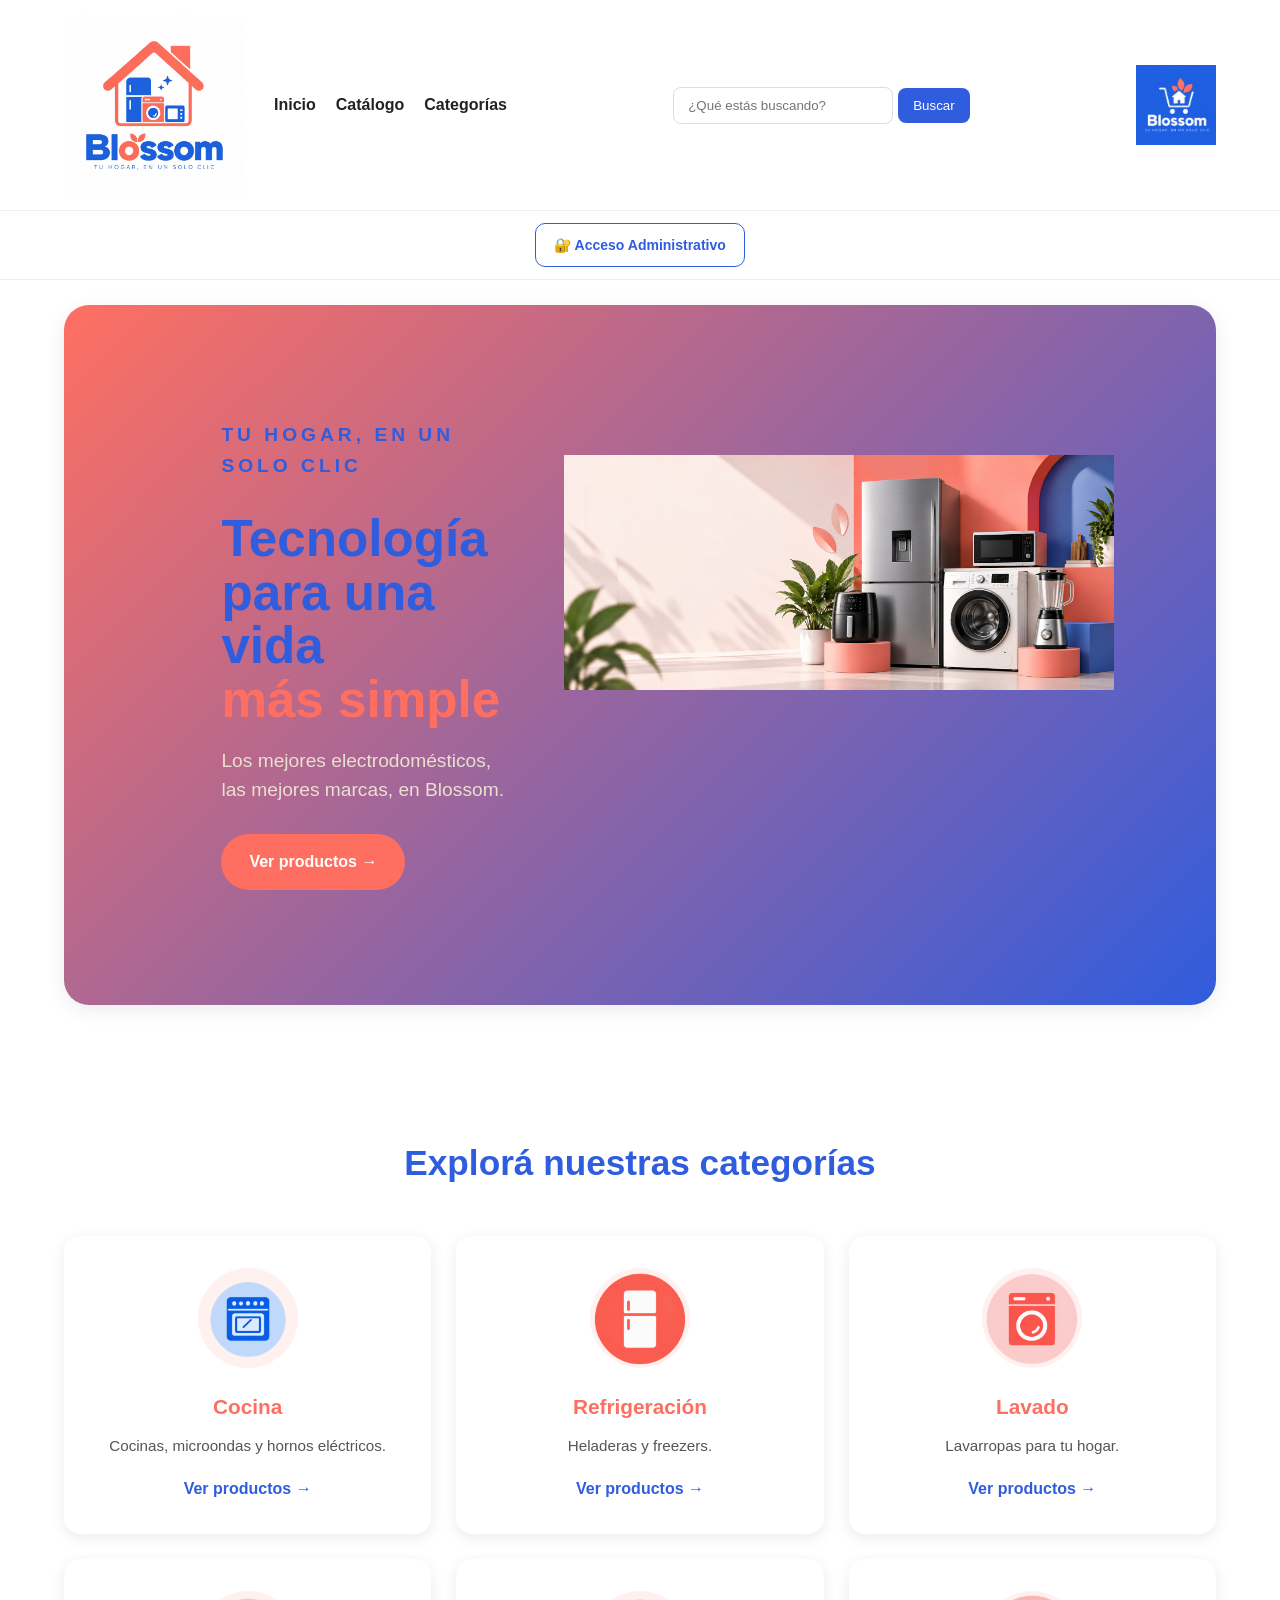
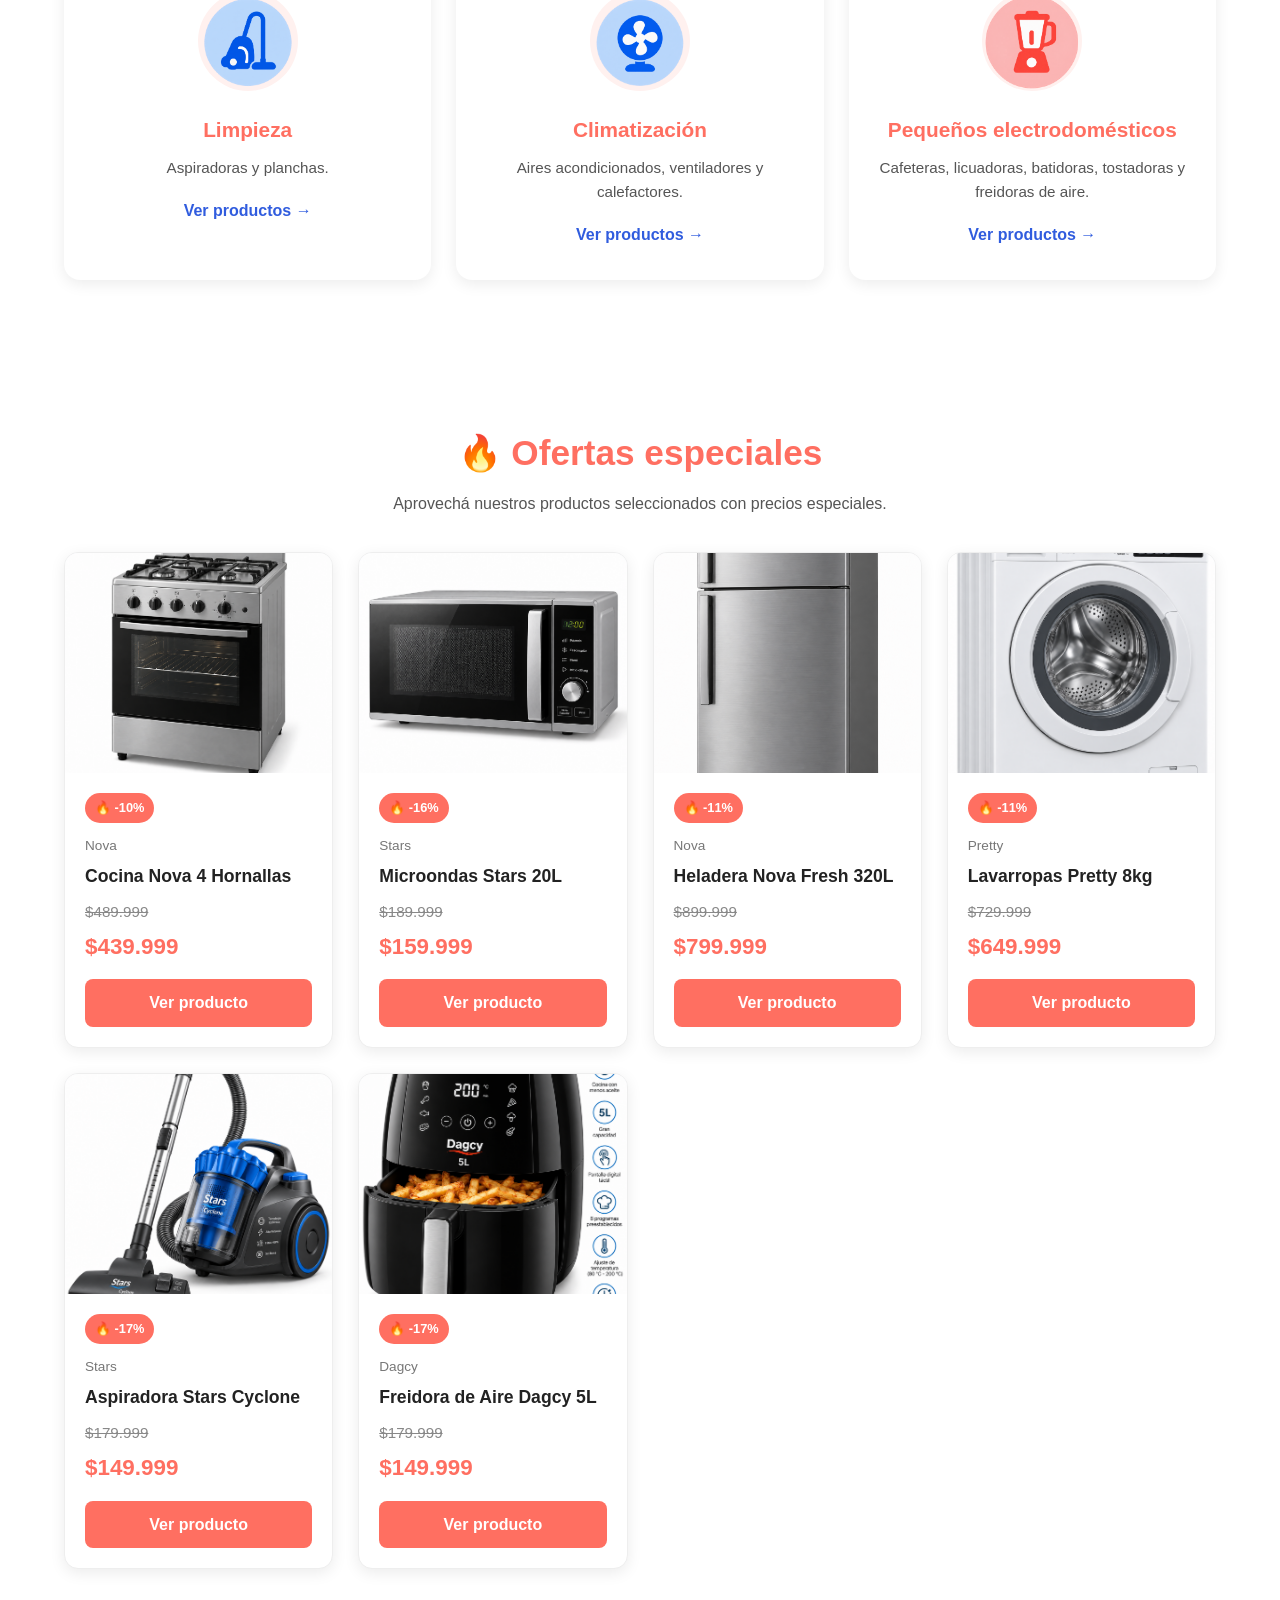
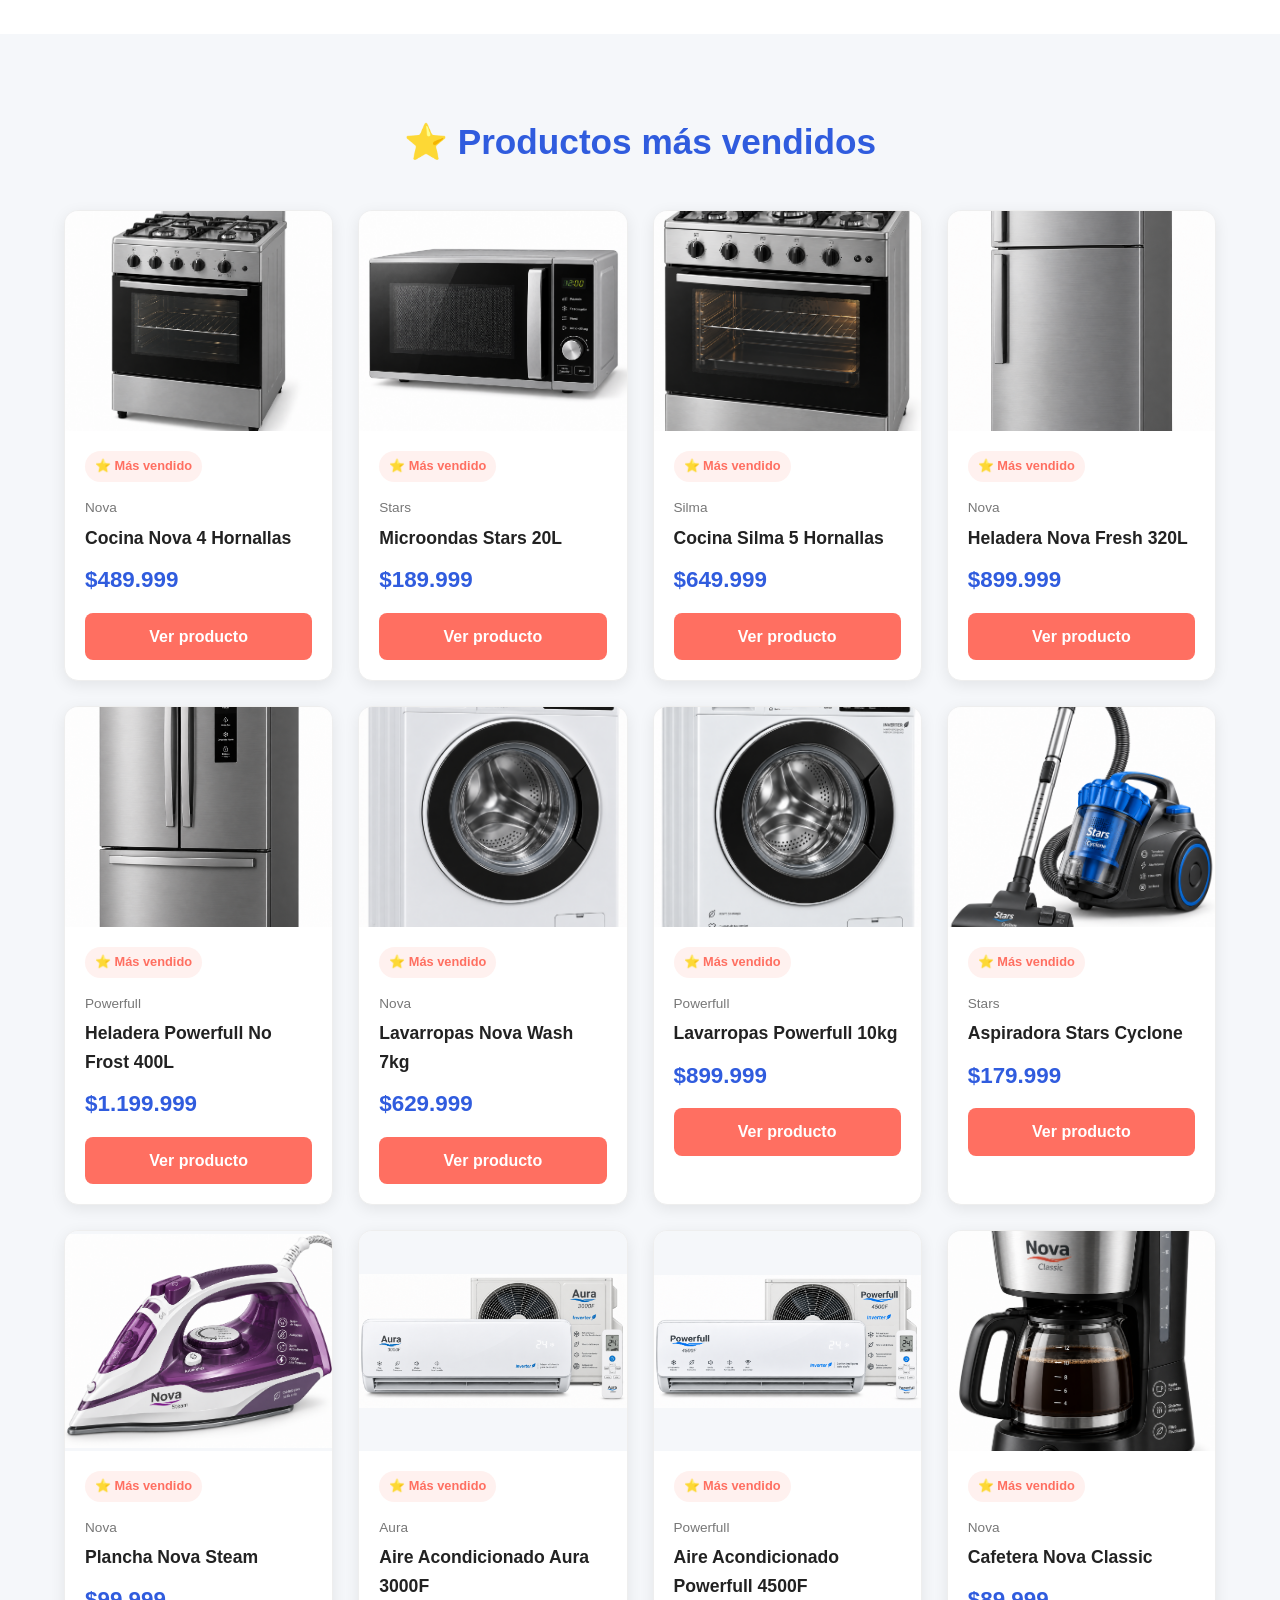
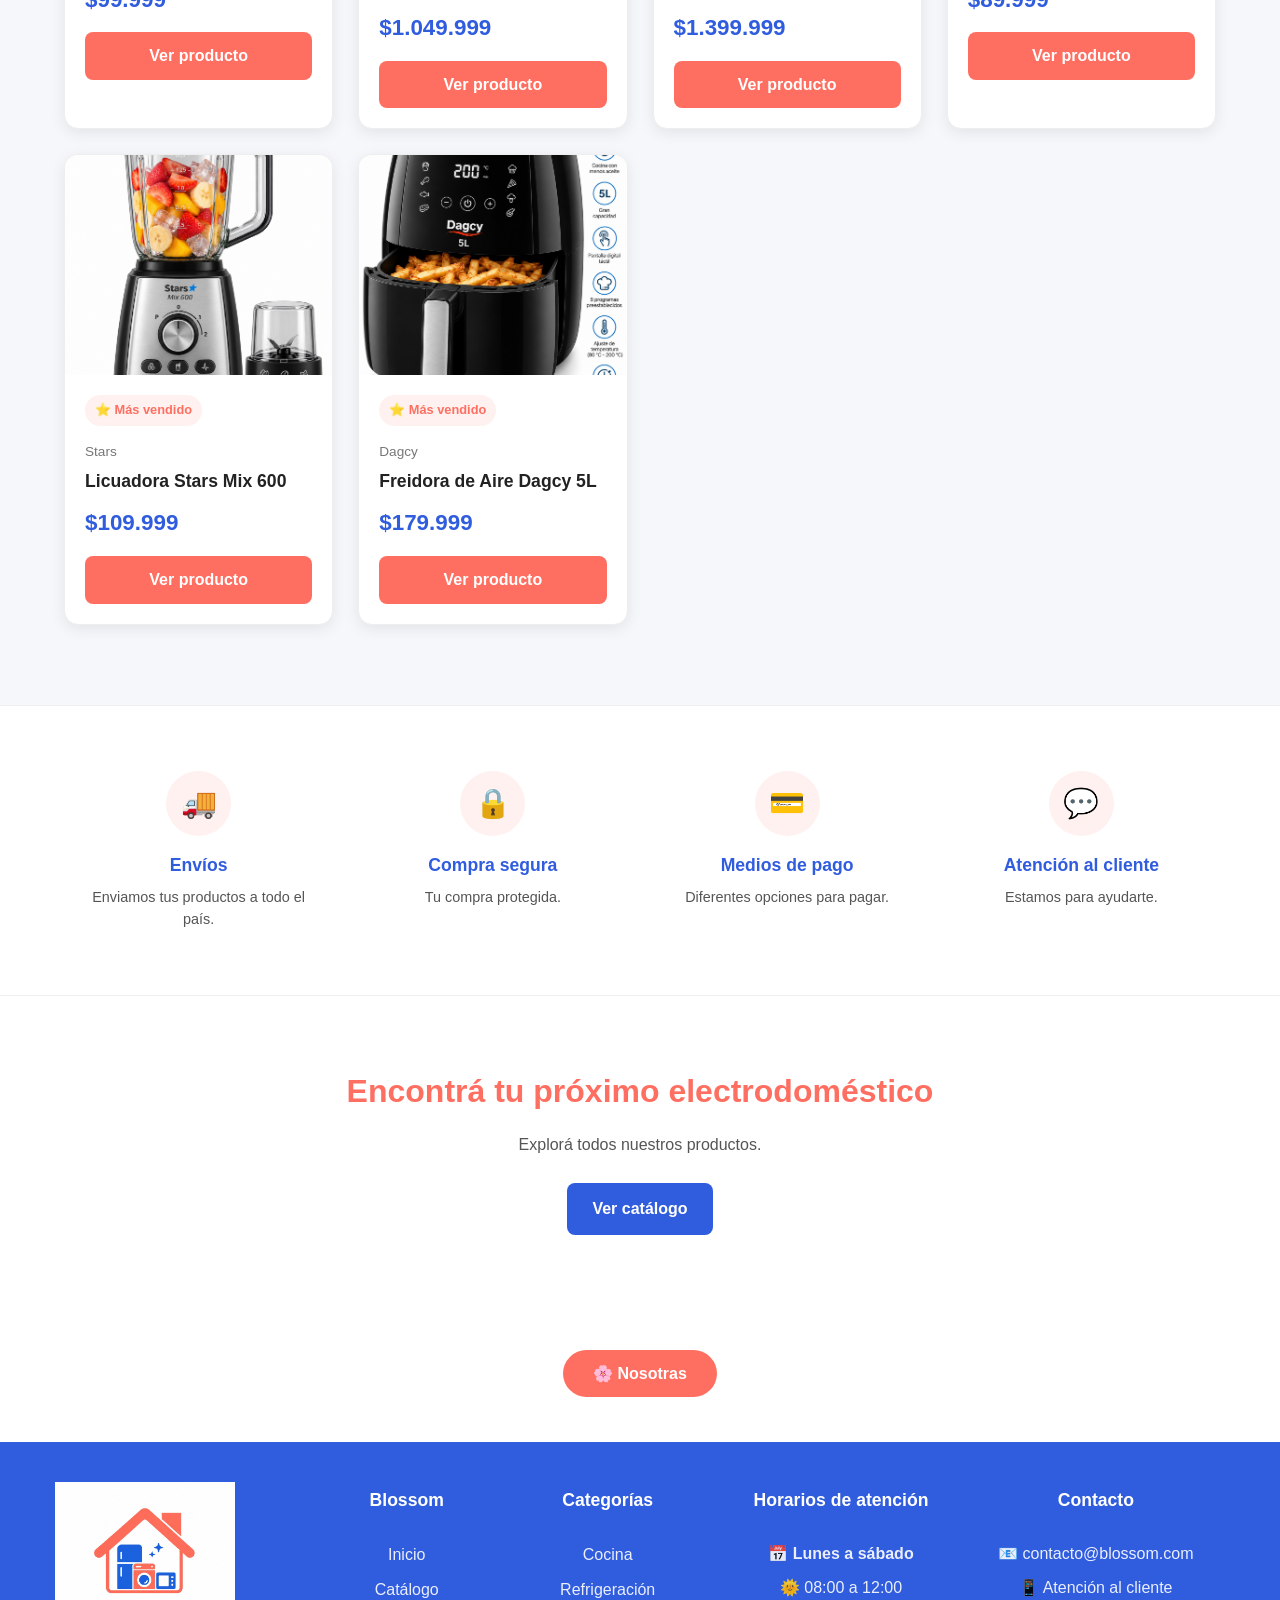
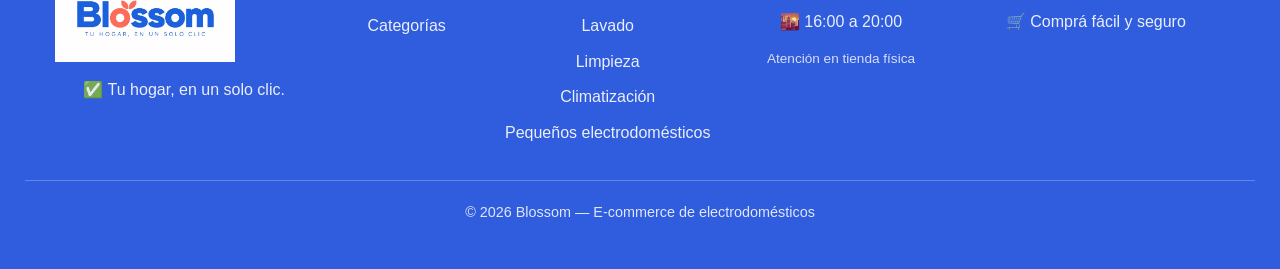
<file: index.html>
<!DOCTYPE html>

<html lang="es">

<head>
    <meta charset="UTF-8">
    <meta name="viewport" content="width=device-width, initial-scale=1.0">


<title>Blossom | Electrodomésticos</title>

<link rel="stylesheet" href="css/style.css">


</head>

<body>


<header>
    <div class="logo">
    <a href="index.html">
        <img src="img/logo/logo-blossom.png" alt="Blossom Electrodomésticos">
    </a>
</div>
    <nav>
        <a href="index.html">Inicio</a>
        <a href="pages/productos.html">Catálogo</a>
        <a href="#categorias">Categorías</a>
    </nav>
    

    <div class="buscador">
    <input
        type="text"
        id="buscador-productos"
        placeholder="¿Qué estás buscando?"
    >

    <button id="btn-buscar">
        Buscar
    </button>
</div>

    <a href="pages/carrito.html" class="carrito">
        <img src="img/logo/carrito-blossom.png" alt="Carrito de compras">
    </a>
</header>
<div class="acceso-admin">
    <a href="admin/login.php">
        🔐 Acceso Administrativo
    </a>
</div>

<main>



<!-- ==============================
     BANNER PRINCIPAL
     ============================== -->

<section class="hero">

    <div class="hero-contenido">

        <p class="hero-subtitulo">
            TU HOGAR, EN UN SOLO CLIC
        </p>

        <h2>
            Tecnología para una vida
            <span>más simple</span>
        </h2>

        <p class="hero-descripcion">
            Los mejores electrodomésticos,
            las mejores marcas, en Blossom.
        </p>

        <a href="pages/productos.html" class="hero-boton">
            Ver productos →
        </a>

    </div>

    <div class="hero-imagen">

        <img
            src="img/hero-blossom.png"
            alt="Electrodomésticos Blossom"
        >

    </div>

</section>

   <section id="categorias" class="categorias">

    <h2>Explorá nuestras categorías</h2>

    <div class="categorias-container">

        <a href="pages/productos.html?categoria=cocina" class="categoria-card">
            <div class="categoria-icono">
            <img src="img/categorias/cocina.png" alt="Cocina"></div>
            <h3>Cocina</h3>
            <p>Cocinas, microondas y hornos eléctricos.</p>
            <span>Ver productos →</span>
        </a>


        <a href="pages/productos.html?categoria=refrigeracion" class="categoria-card">
            <div class="categoria-icono">
 <img src="img/categorias/refrigeracion.png" alt="Refrigeración">
            </div>
            <h3>Refrigeración</h3>
            <p>Heladeras y freezers.</p>
            <span>Ver productos →</span>
        </a>


        <a href="pages/productos.html?categoria=lavado" class="categoria-card">
            <div class="categoria-icono"><img src="img/categorias/lavado.png" alt="Lavado"></div>
            <h3>Lavado</h3>
            <p>Lavarropas para tu hogar.</p>
            <span>Ver productos →</span>
        </a>


        <a href="pages/productos.html?categoria=limpieza" class="categoria-card">
            <div class="categoria-icono"><img src="img/categorias/limpieza.png" alt="Limpieza"></div>
            <h3>Limpieza</h3>
            <p>Aspiradoras y planchas.</p>
            <span>Ver productos →</span>
        </a>


        <a href="pages/productos.html?categoria=climatizacion" class="categoria-card">
            <div class="categoria-icono"><img src="img/categorias/climatizacion.png" alt="Climatización"></div>
            <h3>Climatización</h3>
            <p>Aires acondicionados, ventiladores y calefactores.</p>
            <span>Ver productos →</span>
        </a>


        <a href="pages/productos.html?categoria=pequenos-electrodomesticos" class="categoria-card">
            <div class="categoria-icono"><img src="img/categorias/pequenos-electrodomesticos.png"
        alt="Pequeños electrodomésticos" ></div>
            <h3>Pequeños electrodomésticos</h3>
            <p>Cafeteras, licuadoras, batidoras, tostadoras y freidoras de aire.</p>
            <span>Ver productos →</span>
        </a>

    </div>

</section>

<!-- ==============================
     OFERTAS DESTACADAS
     ============================== -->

<section class="ofertas">

    <div class="ofertas-encabezado">

        <h2>🔥 Ofertas especiales</h2>

        <p>
            Aprovechá nuestros productos seleccionados con precios especiales.
        </p>

    </div>

    <div id="productos-ofertas" class="productos-grid ofertas-grid">
        <!-- Las ofertas se cargarán con JavaScript -->
    </div>

</section>

    <section class="mas-vendidos">

        <h2>⭐ Productos más vendidos</h2>

        <div id="productos-destacados">

            <!-- Los productos se cargarán posteriormente con JavaScript -->

        </div>

    </section>

    <section class="beneficios">
    <div class="beneficio">
        <div class="beneficio-icono">🚚</div>
        <h3>Envíos</h3>
        <p>Enviamos tus productos a todo el país.</p>
    </div>

    <div class="beneficio">
        <div class="beneficio-icono">🔒</div>
        <h3>Compra segura</h3>
        <p>Tu compra protegida.</p>
    </div>

    <div class="beneficio">
        <div class="beneficio-icono">💳</div>
        <h3>Medios de pago</h3>
        <p>Diferentes opciones para pagar.</p>
    </div>

    <div class="beneficio">
        <div class="beneficio-icono">💬</div>
        <h3>Atención al cliente</h3>
        <p>Estamos para ayudarte.</p>
    </div>
</section>

    <section class="catalogo-cta">

        <h2>Encontrá tu próximo electrodoméstico</h2>

        <p>Explorá todos nuestros productos.</p>

        <a href="pages/productos.html" class="btn-principal">
            Ver catálogo
        </a>

    </section>

</main>

<!-- ==============================
     SECCIÓN NOSOTRAS
     ============================== -->

<section class="nosotras">

    <button id="btn-nosotras" class="btn-nosotras">
        🌸 Nosotras
    </button>

    <div id="contenido-nosotras" class="contenido-nosotras">

        <h2>🌸 Nosotras</h2>

        <h3>¿Quiénes somos?</h3>

        <p>
            Somos un equipo de estudiantes que desarrolló Blossom,
            un proyecto de e-commerce de electrodomésticos pensado
            para ofrecer una experiencia de compra simple, visual
            e intuitiva.
        </p>

        <h3>🏠 ¿De qué se trata Blossom?</h3>

        <p>
            Blossom es una tienda online de electrodomésticos donde
            los usuarios pueden explorar diferentes categorías,
            buscar productos, consultar sus detalles y realizar
            una simulación de compra.
        </p>

        <h3>👩‍💻 Nuestro equipo</h3>

        <div class="equipo">

            <div class="integrante">
                <strong>🩵​ Carla Acevedo Gadea</strong>
                <span>Inicio, Catálogo, Categorías, Búsqueda y Productos más vendidos.</span>
            </div>

            <div class="integrante">
                <strong>💜 Marianela Silvero</strong>
                <span>Filtros, Detalle de producto y Carrito de compras.</span>
            </div>

            <div class="integrante">
                <strong>🧡 Dariela López</strong>
                <span>Checkout y Confirmación.</span>
            </div>

            <div class="integrante">
                <strong>🩷​ Zully Ovelar</strong>
                <span>Administración y Login.</span>
            </div>

        </div>

    </div>

</section>


<footer class="footer">

    <div class="footer-container">

        <!-- LOGO -->
        <div class="footer-logo">
            <img
                src="img/logo/logo-blossom.png"
                alt="Blossom Electrodomésticos"
            >

            <p>✅ Tu hogar, en un solo clic.</p>
        </div>

        <!-- ENLACES -->
        <div class="footer-links">
            <h3>Blossom</h3>

            <a href="index.html">Inicio</a>
            <a href="pages/productos.html">Catálogo</a>
            <a href="index.html#categorias">Categorías</a>
        </div>

        <!-- CATEGORÍAS -->
        <div class="footer-links">
            <h3>Categorías</h3>

            <a href="pages/productos.html?categoria=cocina">Cocina</a>
            <a href="pages/productos.html?categoria=refrigeracion">Refrigeración</a>
            <a href="pages/productos.html?categoria=lavado">Lavado</a>
            <a href="pages/productos.html?categoria=limpieza">Limpieza</a>
            <a href="pages/productos.html?categoria=climatizacion">Climatización</a>
            <a href="pages/productos.html?categoria=pequenos-electrodomesticos">
                Pequeños electrodomésticos
            </a>
        </div>

        <!-- HORARIOS DE LA TIENDA FÍSICA -->
        <div class="footer-info footer-horarios">
            <h3>Horarios de atención</h3>

            <p class="horario-dias">📅 Lunes a sábado</p>

            <p>🌞 08:00 a 12:00</p>
            <p>🌇 16:00 a 20:00</p>

            <p class="horario-nota">Atención en tienda física</p>
        </div>

        <!-- CONTACTO -->
        <div class="footer-info">
            <h3>Contacto</h3>

            <p>📧 contacto@blossom.com</p>
            <p>📱 Atención al cliente</p>
            <p>🛒 Comprá fácil y seguro</p>
        </div>

    </div>

    <!-- COPYRIGHT -->
    <div class="footer-bottom">
        <p>© 2026 Blossom — E-commerce de electrodomésticos</p>
    </div>

</footer>


<script src="js/productos.js"></script>
<script src="js/main.js"></script>


</body>

</html>
</file>
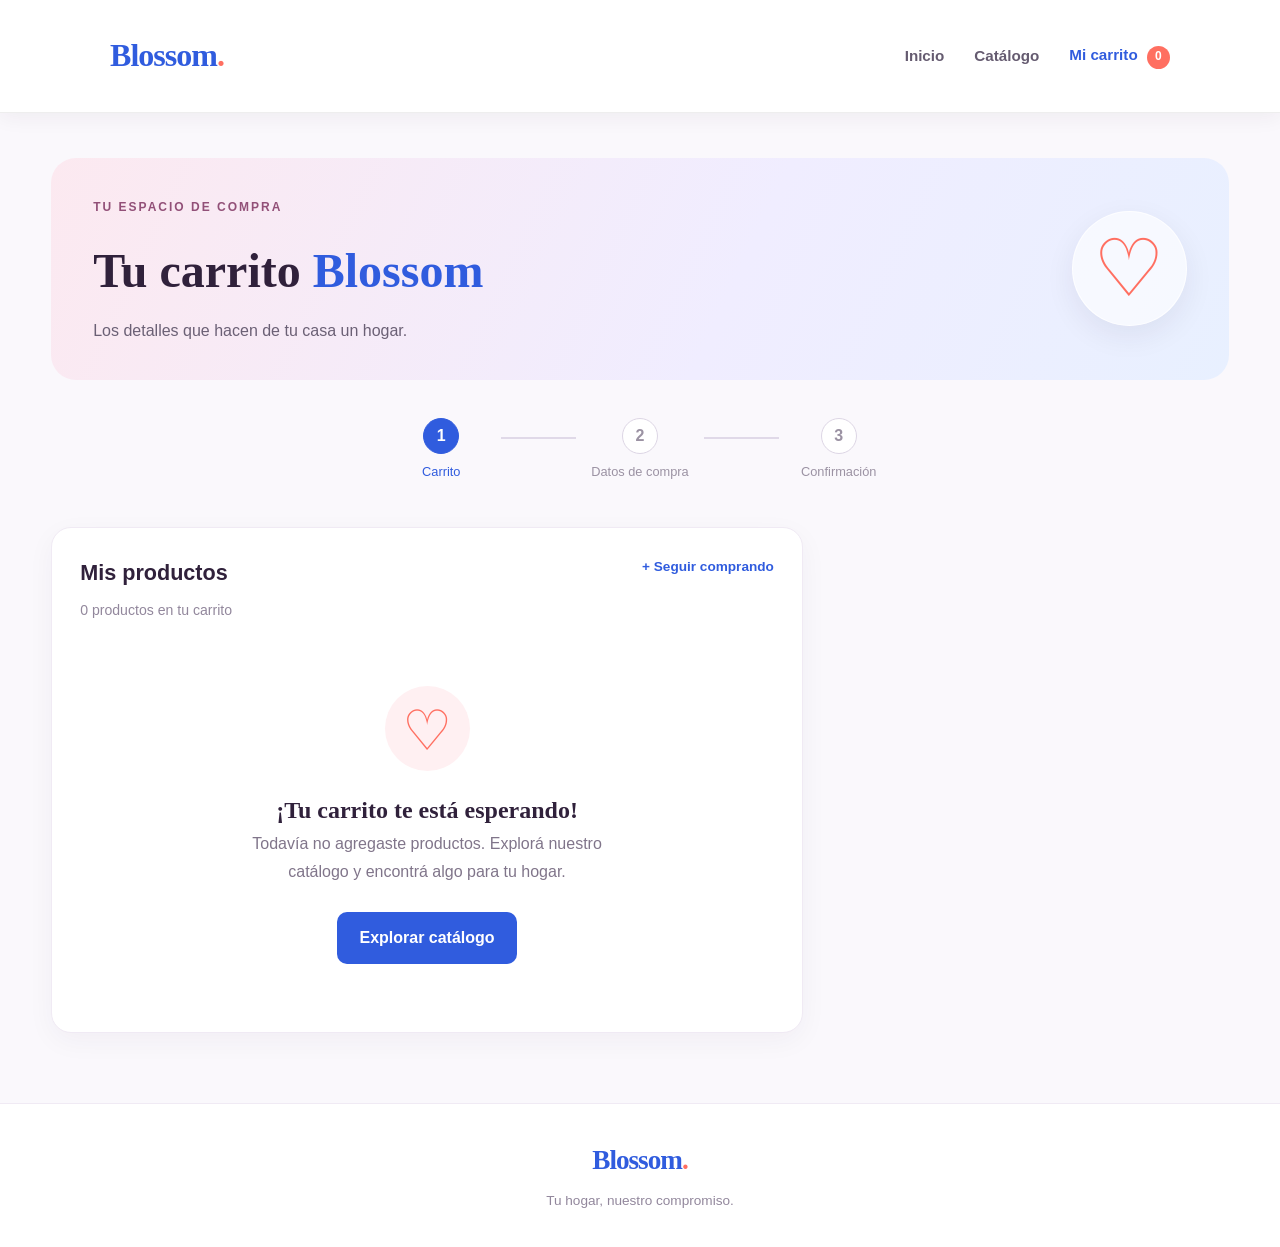
<file: pages/carrito.html>
<!DOCTYPE html>
<html lang="es">
<head>
    <meta charset="UTF-8">
    <meta name="viewport" content="width=device-width, initial-scale=1.0">

    <title>Mi carrito | Blossom</title>

    <link rel="stylesheet" href="../css/style.css">
    
</head>

<body class="pagina-carrito-body">

    <header class="encabezado-carrito">
        <nav class="navegacion-carrito">
            <a href="../index.html" class="logo-carrito">Blossom<span>.</span></a>

            <div class="enlaces-carrito">
                <a href="../index.html">Inicio</a>
                <a href="productos.html">Catálogo</a>
                <a href="carrito.html" class="enlace-activo">
                    Mi carrito
                    <span id="contador-carrito" class="contador-carrito">0</span>
                </a>
            </div>
        </nav>
    </header>

    <main class="contenedor-carrito">

        <section class="presentacion-carrito">
            <div>
                <span class="etiqueta-blossom">TU ESPACIO DE COMPRA</span>
                <h1>Tu carrito <span>Blossom</span></h1>
                <p>Los detalles que hacen de tu casa un hogar.</p>
            </div>

            <div class="icono-carrito-grande" aria-hidden="true">
                <span>♡</span>
            </div>
        </section>

        <div class="progreso-compra">
            <div class="paso-compra paso-activo">
                <span>1</span>
                <p>Carrito</p>
            </div>

            <div class="linea-progreso"></div>

            <div class="paso-compra">
                <span>2</span>
                <p>Datos de compra</p>
            </div>

            <div class="linea-progreso"></div>

            <div class="paso-compra">
                <span>3</span>
                <p>Confirmación</p>
            </div>
        </div>

        <div class="distribucion-carrito">

            <section class="lista-carrito">
                <div class="titulo-lista-carrito">
                    <div>
                        <h2>Mis productos</h2>
                        <p id="cantidad-resumen">Todavía no agregaste productos.</p>
                    </div>

                    <a href="productos.html" class="seguir-comprando">
                        + Seguir comprando
                    </a>
                </div>

                <div id="carrito-contenido" class="productos-carrito">
                    <!-- carrito.js genera aquí las tarjetas -->
                </div>

                <div id="carrito-vacio" class="carrito-vacio" hidden>
                    <div class="carrito-vacio-icono">♡</div>
                    <h3>¡Tu carrito te está esperando!</h3>
                    <p>
                        Todavía no agregaste productos.
                        Explorá nuestro catálogo y encontrá algo para tu hogar.
                    </p>
                    <a href="productos.html" class="boton-blossom">
                        Explorar catálogo
                    </a>
                </div>

                <div class="beneficios-carrito">
                    <div class="beneficio-carrito">
                        <span>✓</span>
                        <div>
                            <strong>Compra sencilla</strong>
                            <p>Elegí tus productos con tranquilidad.</p>
                        </div>
                    </div>

                    <div class="beneficio-carrito">
                        <span>♡</span>
                        <div>
                            <strong>Elegido para tu hogar</strong>
                            <p>Todo lo que necesitás en un solo lugar.</p>
                        </div>
                    </div>
                </div>
            </section>

            <aside class="resumen-compra">
                <h2>Resumen de compra</h2>
                <p class="subtitulo-resumen">Revisá tu pedido antes de continuar.</p>

                <div class="fila-resumen">
                    <span>Productos</span>
                    <span id="subtotal-carrito">$0</span>
                </div>

                <div class="fila-resumen fila-descuento" id="fila-descuento" hidden>
                    <span>Descuentos</span>
                    <span id="descuento-carrito">−$0</span>
                </div>

                <div class="fila-resumen">
                    <span>Envío</span>
                    <span class="envio-pendiente">A calcular</span>
                </div>

                <div class="separador-resumen"></div>

                <div class="fila-total">
                    <span>Total estimado</span>
                    <strong id="total-carrito">$0</strong>
                </div>

                <p class="nota-total">
                    El costo de envío y el importe final se confirmarán
                    durante el proceso de compra.
                </p>

                <button
                    type="button"
                    id="btn-finalizar-compra"
                    class="boton-finalizar"
                    disabled
                >
                    Continuar con la compra <span>→</span>
                </button>

                <button
                    type="button"
                    id="btn-vaciar-carrito"
                    class="boton-vaciar"
                    disabled
                >
                    Vaciar carrito
                </button>

                <p id="mensaje-carrito" role="status" aria-live="polite"></p>

                <div class="compra-segura">
                    <span>♡</span>
                    <p>Tu selección queda guardada en este navegador.</p>
                </div>
            </aside>

        </div>
    </main>

    <footer class="pie-carrito">
        <a href="../index.html" class="logo-carrito">Blossom<span>.</span></a>
        <p>Tu hogar, nuestro compromiso.</p>
    </footer>

    <script src="../js/productos.js"></script>
    <script src="../js/carrito.js"></script>

</body>
</html>
</file>
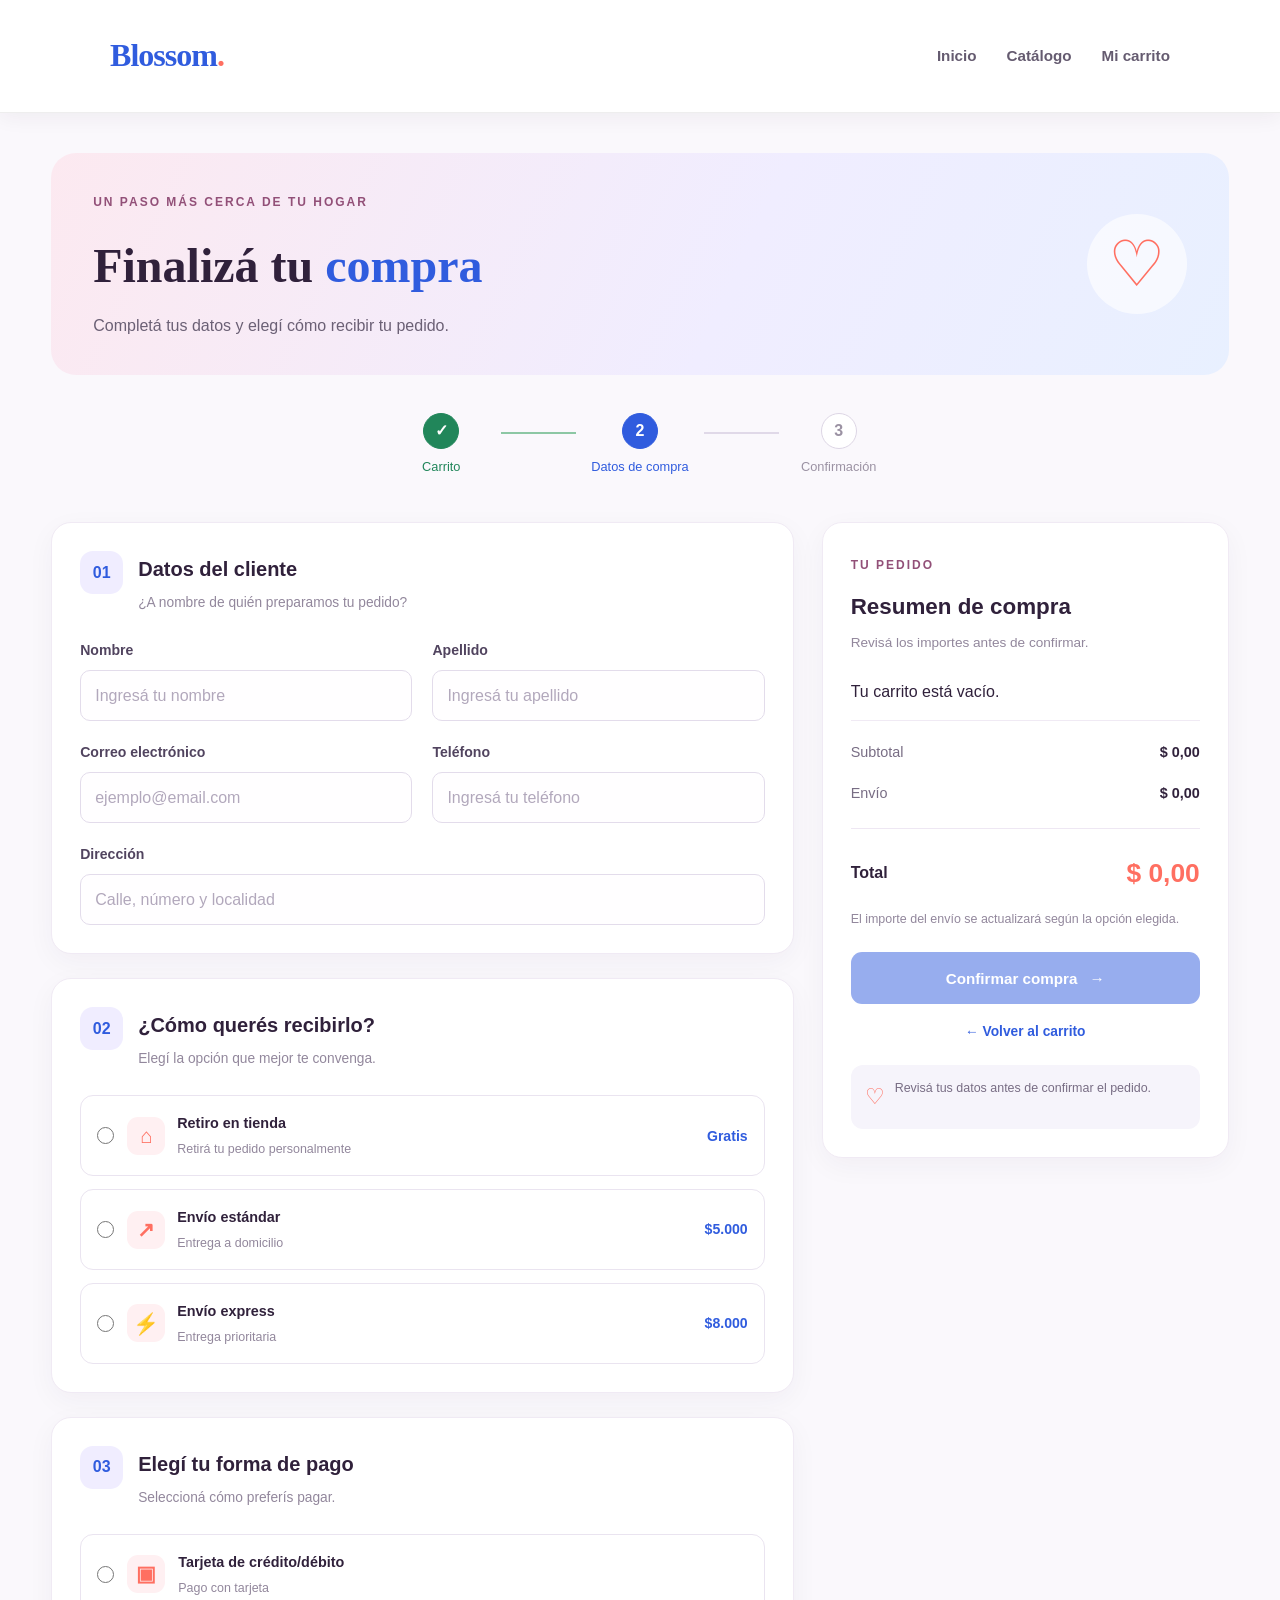
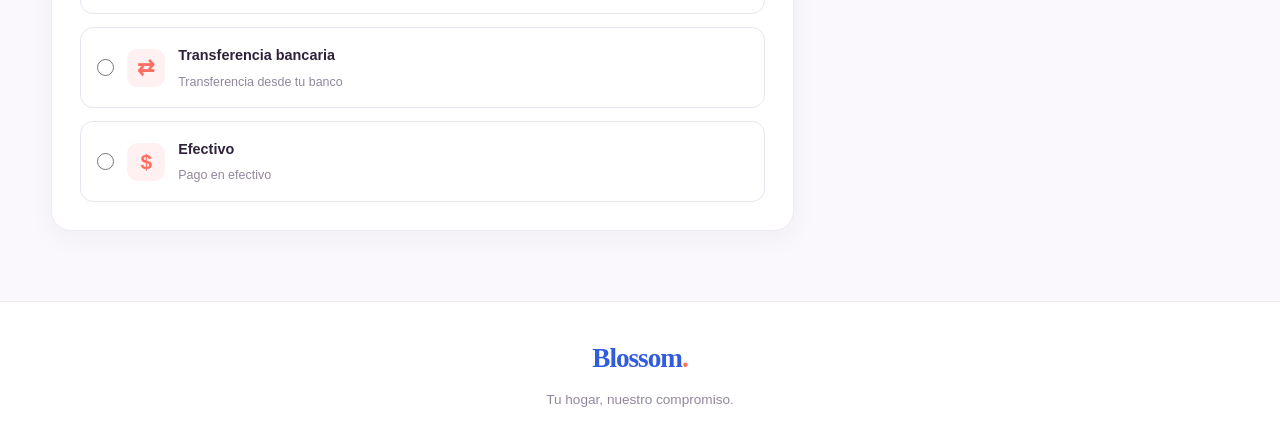
<file: pages/checkout.html>
<!DOCTYPE html>
<html lang="es">
<head>
    <meta charset="UTF-8">
    <meta name="viewport" content="width=device-width, initial-scale=1.0">

    <title>Finalizar compra | Blossom</title>

    <link rel="stylesheet" href="../css/style.css">
    
</head>

<body class="pagina-checkout-body">

    <header class="encabezado-carrito">
        <nav class="navegacion-carrito">
            <a href="../index.html" class="logo-carrito">
                Blossom<span>.</span>
            </a>

            <div class="enlaces-carrito">
                <a href="../index.html">Inicio</a>
                <a href="productos.html">Catálogo</a>
                <a href="carrito.html">Mi carrito</a>
            </div>
        </nav>
    </header>

    <main class="contenedor-checkout">

        <section class="presentacion-checkout">
            <div>
                <span class="etiqueta-blossom">UN PASO MÁS CERCA DE TU HOGAR</span>
                <h1>Finalizá tu <span>compra</span></h1>
                <p>Completá tus datos y elegí cómo recibir tu pedido.</p>
            </div>

            <div class="icono-checkout" aria-hidden="true">♡</div>
        </section>

        <div class="progreso-compra">
            <div class="paso-compra paso-completado">
                <span>✓</span>
                <p>Carrito</p>
            </div>

            <div class="linea-progreso linea-completada"></div>

            <div class="paso-compra paso-activo">
                <span>2</span>
                <p>Datos de compra</p>
            </div>

            <div class="linea-progreso"></div>

            <div class="paso-compra">
                <span>3</span>
                <p>Confirmación</p>
            </div>
        </div>

        <form id="checkoutForm" class="formulario-checkout">

            <div class="columnas-checkout">

                <div class="secciones-checkout">

                    <!-- DATOS DEL CLIENTE -->
                    <section class="checkout-section checkout-datos">
                        <div class="titulo-seccion-checkout">
                            <span class="numero-seccion">01</span>
                            <div>
                                <h2>Datos del cliente</h2>
                                <p>¿A nombre de quién preparamos tu pedido?</p>
                            </div>
                        </div>

                        <div class="campos-checkout">

                            <div class="form-group">
                                <label for="nombre">Nombre</label>
                                <input
                                    type="text"
                                    id="nombre"
                                    name="nombre"
                                    placeholder="Ingresá tu nombre"
                                    autocomplete="given-name"
                                    required
                                >
                            </div>

                            <div class="form-group">
                                <label for="apellido">Apellido</label>
                                <input
                                    type="text"
                                    id="apellido"
                                    name="apellido"
                                    placeholder="Ingresá tu apellido"
                                    autocomplete="family-name"
                                    required
                                >
                            </div>

                            <div class="form-group">
                                <label for="email">Correo electrónico</label>
                                <input
                                    type="email"
                                    id="email"
                                    name="email"
                                    placeholder="ejemplo@email.com"
                                    autocomplete="email"
                                    required
                                >
                            </div>

                            <div class="form-group">
                                <label for="telefono">Teléfono</label>
                                <input
                                    type="tel"
                                    id="telefono"
                                    name="telefono"
                                    placeholder="Ingresá tu teléfono"
                                    autocomplete="tel"
                                    required
                                >
                            </div>

                            <div class="form-group campo-direccion">
                                <label for="direccion">Dirección</label>
                                <input
                                    type="text"
                                    id="direccion"
                                    name="direccion"
                                    placeholder="Calle, número y localidad"
                                    autocomplete="street-address"
                                    required
                                >
                            </div>

                        </div>
                    </section>

                    <!-- MÉTODO DE ENVÍO -->
                    <section class="checkout-section checkout-envio">
                        <div class="titulo-seccion-checkout">
                            <span class="numero-seccion">02</span>
                            <div>
                                <h2>¿Cómo querés recibirlo?</h2>
                                <p>Elegí la opción que mejor te convenga.</p>
                            </div>
                        </div>

                        <div class="shipping-options">

                            <label class="shipping-option">
                                <input
                                    type="radio"
                                    name="envio"
                                    value="0"
                                    required
                                >
                                <span class="icono-opcion">⌂</span>
                                <span class="texto-opcion">
                                    <strong>Retiro en tienda</strong>
                                    <small>Retirá tu pedido personalmente</small>
                                </span>
                                <strong class="precio-opcion">Gratis</strong>
                            </label>

                            <label class="shipping-option">
                                <input
                                    type="radio"
                                    name="envio"
                                    value="5000"
                                >
                                <span class="icono-opcion">↗</span>
                                <span class="texto-opcion">
                                    <strong>Envío estándar</strong>
                                    <small>Entrega a domicilio</small>
                                </span>
                                <strong class="precio-opcion">$5.000</strong>
                            </label>

                            <label class="shipping-option">
                                <input
                                    type="radio"
                                    name="envio"
                                    value="8000"
                                >
                                <span class="icono-opcion">⚡</span>
                                <span class="texto-opcion">
                                    <strong>Envío express</strong>
                                    <small>Entrega prioritaria</small>
                                </span>
                                <strong class="precio-opcion">$8.000</strong>
                            </label>

                        </div>
                    </section>

                    <!-- MÉTODO DE PAGO -->
                    <section class="checkout-section checkout-pago">
                        <div class="titulo-seccion-checkout">
                            <span class="numero-seccion">03</span>
                            <div>
                                <h2>Elegí tu forma de pago</h2>
                                <p>Seleccioná cómo preferís pagar.</p>
                            </div>
                        </div>

                        <div class="payment-options">

                            <label class="payment-option">
                                <input
                                    type="radio"
                                    name="pago"
                                    value="tarjeta"
                                    required
                                >
                                <span class="icono-pago">▣</span>
                                <span>
                                    <strong>Tarjeta de crédito/débito</strong>
                                    <small>Pago con tarjeta</small>
                                </span>
                            </label>

                            <label class="payment-option">
                                <input
                                    type="radio"
                                    name="pago"
                                    value="transferencia"
                                >
                                <span class="icono-pago">⇄</span>
                                <span>
                                    <strong>Transferencia bancaria</strong>
                                    <small>Transferencia desde tu banco</small>
                                </span>
                            </label>

                            <label class="payment-option">
                                <input
                                    type="radio"
                                    name="pago"
                                    value="efectivo"
                                >
                                <span class="icono-pago">$</span>
                                <span>
                                    <strong>Efectivo</strong>
                                    <small>Pago en efectivo</small>
                                </span>
                            </label>

                        </div>
                    </section>

                </div>

                <!-- RESUMEN DE COMPRA -->
                <aside class="checkout-resumen">
                    <span class="etiqueta-blossom">TU PEDIDO</span>
                    <h2>Resumen de compra</h2>
                    <p class="texto-resumen-checkout">
                        Revisá los importes antes de confirmar.
                    </p>

                    <div id="checkout-productos" class="checkout-productos">
                        <!-- Se puede completar desde checkout.js -->
                    </div>

                    <div class="resumen-linea">
                        <span>Subtotal</span>
                        <strong id="subtotal">$0</strong>
                    </div>

                    <div class="resumen-linea">
                        <span>Envío</span>
                        <strong id="costoEnvio">$0</strong>
                    </div>

                    <div class="separador-resumen"></div>

                    <div class="resumen-total">
                        <span>Total</span>
                        <strong id="total">$0</strong>
                    </div>

                    <p class="aviso-checkout">
                        El importe del envío se actualizará según la opción elegida.
                    </p>

                    <button
                        type="submit"
                        id="btnConfirmarCompra"
                        class="btn-confirmar"
                    >
                        Confirmar compra <span>→</span>
                    </button>

                    <a href="carrito.html" class="volver-carrito-checkout">
                        ← Volver al carrito
                    </a>

                    <div class="mensaje-seguridad-checkout">
                        <span>♡</span>
                        <p>Revisá tus datos antes de confirmar el pedido.</p>
                    </div>
                </aside>

            </div>
        </form>
    </main>

    <footer class="pie-carrito">
        <a href="../index.html" class="logo-carrito">
            Blossom<span>.</span>
        </a>
        <p>Tu hogar, nuestro compromiso.</p>
    </footer>

    <script src="../js/productos.js"></script>
    <script src="../js/checkout.js"></script>

</body>
</html>
</file>
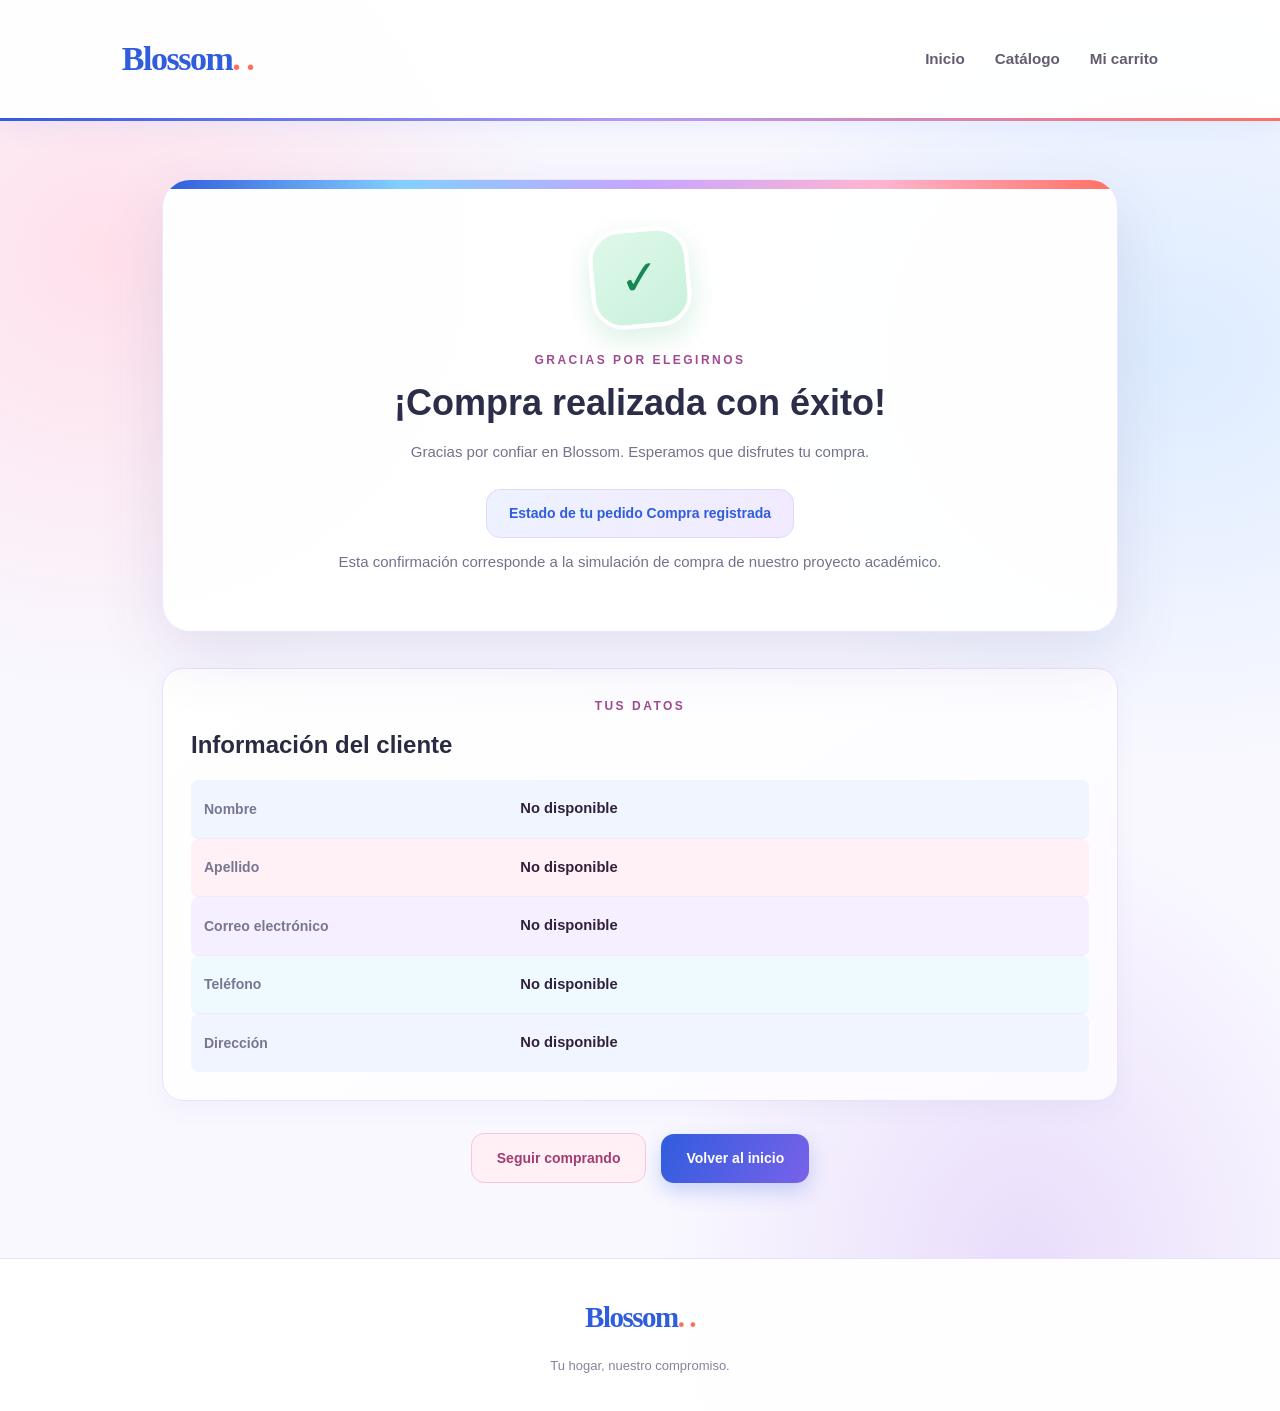
<file: pages/confirmacion.html>
<!DOCTYPE html>
<html lang="es">
<head>
    <meta charset="UTF-8">
    <meta name="viewport" content="width=device-width, initial-scale=1.0">

    <title>Compra confirmada | Blossom</title>

    <link rel="stylesheet" href="../css/style.css">
    
</head>

<body class="pagina-confirmacion-body">

    <header class="encabezado-carrito">
        <nav class="navegacion-carrito">
            <a href="../index.html" class="logo-carrito">
                Blossom<span>.</span>
            </a>

            <div class="enlaces-carrito">
                <a href="../index.html">Inicio</a>
                <a href="productos.html">Catálogo</a>
                <a href="carrito.html">Mi carrito</a>
            </div>
        </nav>
    </header>

    <main class="contenedor-confirmacion">

        <!-- MENSAJE PRINCIPAL -->
        <section class="tarjeta-confirmacion">

            <div class="icono-confirmacion" aria-hidden="true">✓</div>

            <span class="etiqueta-blossom">GRACIAS POR ELEGIRNOS</span>

            <h1>¡Compra realizada con éxito!</h1>

            <p class="mensaje-confirmacion">
                Gracias por confiar en Blossom.
                Esperamos que disfrutes tu compra.
            </p>

            <div class="numero-pedido">
                <span>Estado de tu pedido</span>
                <strong>Compra registrada</strong>
            </div>

            <p class="aviso-confirmacion">
                Esta confirmación corresponde a la simulación de compra
                de nuestro proyecto académico.
            </p>

        </section>

        <!-- DATOS DEL CLIENTE -->
        <section class="resumen-confirmacion">

            <div class="encabezado-resumen-confirmacion">
                <div>
                    <span class="etiqueta-blossom">TUS DATOS</span>
                    <h2>Información del cliente</h2>
                </div>
            </div>

            <div class="datos-cliente-confirmacion">

                <div class="fila-dato-confirmacion">
                    <span>Nombre</span>
                    <strong id="nombreCliente">No disponible</strong>
                </div>

                <div class="fila-dato-confirmacion">
                    <span>Apellido</span>
                    <strong id="apellidoCliente">No disponible</strong>
                </div>

                <div class="fila-dato-confirmacion">
                    <span>Correo electrónico</span>
                    <strong id="emailCliente">No disponible</strong>
                </div>

                <div class="fila-dato-confirmacion">
                    <span>Teléfono</span>
                    <strong id="telefonoCliente">No disponible</strong>
                </div>

                <div class="fila-dato-confirmacion">
                    <span>Dirección</span>
                    <strong id="direccionCliente">No disponible</strong>
                </div>

            </div>

        </section>

        <section class="acciones-confirmacion">
            <a href="productos.html" class="boton-seguir-comprando">
                Seguir comprando
            </a>

            <button
                type="button"
                class="boton-volver-inicio"
                onclick="volverInicio()"
            >
                Volver al inicio
            </button>
        </section>

    </main>

    <footer class="pie-carrito">
        <a href="../index.html" class="logo-carrito">
            Blossom<span>.</span>
        </a>
        <p>Tu hogar, nuestro compromiso.</p>
    </footer>

    <script>
        // Recuperar los datos guardados por checkout.js

        const camposCliente = {
            nombreCliente: "nombreCliente",
            apellidoCliente: "apellidoCliente",
            emailCliente: "emailCliente",
            telefonoCliente: "telefonoCliente",
            direccionCliente: "direccionCliente"
        };

        Object.entries(camposCliente).forEach(([id, clave]) => {
            const elemento = document.getElementById(id);
            const valor = localStorage.getItem(clave);

            elemento.textContent = valor || "No disponible";
        });

        // Volver a la página principal

        function volverInicio() {
            window.location.href = "../index.html";
        }
    </script>

</body>
</html>
</file>
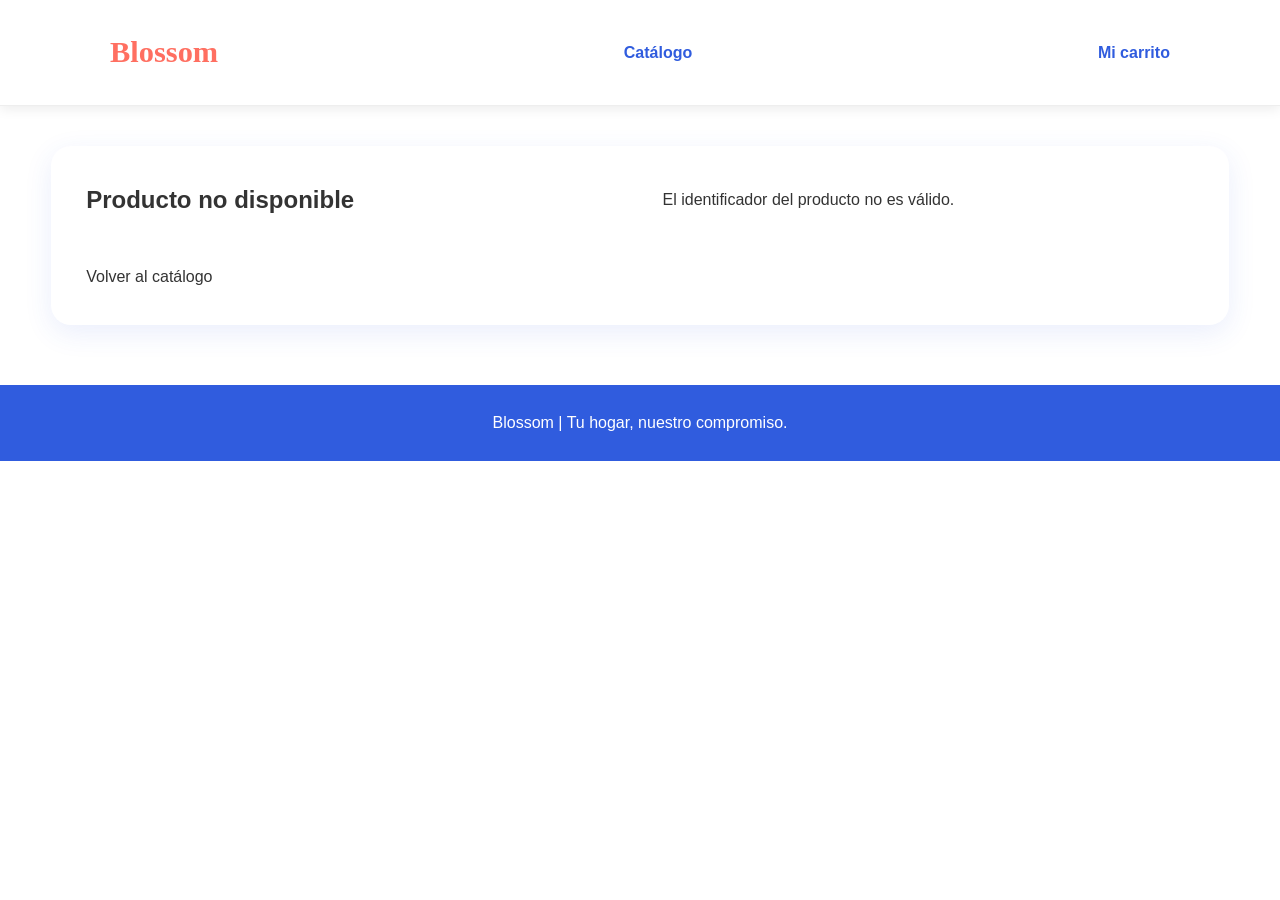
<file: pages/detalle-producto.html>
<!DOCTYPE html>
<html lang="es">
<head>
    <meta charset="UTF-8">
    <meta name="viewport" content="width=device-width, initial-scale=1.0">
    <title>Detalle del producto | Blossom</title>

    <!-- Estilos compartidos del equipo -->
    <link rel="stylesheet" href="../css/style.css">

    <!-- Estilos exclusivos de Mar -->
    
</head>

<body>

    <header class="encabezado-detalle">
        <nav class="navegacion-detalle">
            <a href="../index.html" class="logo-blossom">Blossom</a>
            <a href="productos.html">Catálogo</a>
            <a href="carrito.html">Mi carrito</a>
        </nav>
    </header>

    <main class="detalle-producto">

        <a href="productos.html" class="volver-catalogo">
            ← Volver al catálogo
        </a>

        <section class="detalle-contenido">

            <div class="detalle-imagen">
                <img
                    id="imagen-producto"
                    src=""
                    alt="Imagen del producto"
                >
            </div>

            <div class="detalle-informacion">

                <span id="categoria-producto" class="etiqueta-categoria"></span>

                <h1 id="nombre-producto">Cargando producto...</h1>

                <p class="marca-producto">
                    Marca: <span id="marca-producto"></span>
                </p>

                <p id="precio-producto" class="precio-producto"></p>

                <p id="descripcion-producto" class="descripcion-producto"></p>

                <div class="caracteristicas-producto">
                    <h2>Características</h2>
                    <p id="caracteristicas-producto"></p>
                </div>

                <p class="stock-producto">
                    Disponibilidad:
                    <span id="stock-producto"></span> unidades
                </p>

                <div class="selector-cantidad">
                    <label for="cantidad">Cantidad:</label>
                    <input
                        type="number"
                        id="cantidad"
                        min="1"
                        value="1"
                    >
                </div>

                <button type="button" id="btn-agregar">
                    Agregar al carrito
                </button>

                <p id="mensaje-producto" role="status"></p>

                <a href="carrito.html" class="enlace-carrito">
                    Ir al carrito →
                </a>

            </div>

        </section>
    </main>

    <footer class="pie-detalle">
        <p>Blossom | Tu hogar, nuestro compromiso.</p>
    </footer>

    <!-- Mantener este orden -->
    <script src="../js/productos.js"></script>
    <script src="../js/carrito.js"></script>
    <script src="../js/detalle-producto.js"></script>

</body>
</html>
</file>
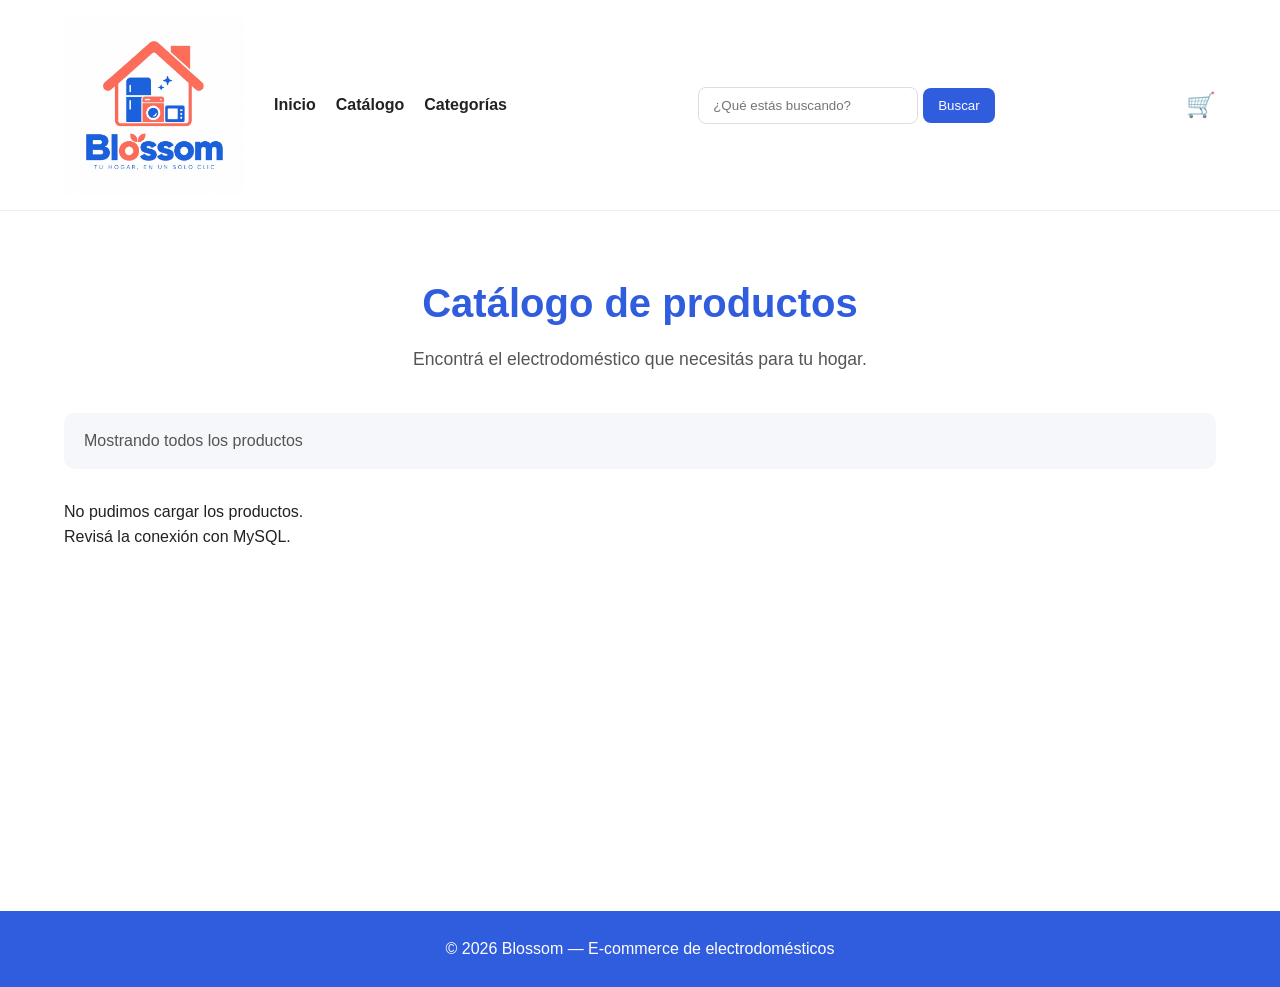
<file: pages/productos.html>
<!DOCTYPE html>
<html lang="es">

<head>
    <meta charset="UTF-8">
    <meta name="viewport" content="width=device-width, initial-scale=1.0">

    <title>Blossom | Catálogo</title>

    <link rel="stylesheet" href="../css/style.css">
</head>

<body>

    <!-- ==============================
         HEADER
         ============================== -->

    <header>

        <div class="logo">
    <a href="../index.html">
        <img src="../img/logo/logo-blossom.png" alt="Blossom Electrodomésticos">
    </a>
</div>

        <nav>
            <a href="../index.html">Inicio</a>
            <a href="productos.html">Catálogo</a>
            <a href="../index.html#categorias">Categorías</a>
        </nav>

        <div class="buscador">

            <input
                type="text"
                id="buscador-productos"
                placeholder="¿Qué estás buscando?"
            >

            <button id="btn-buscar">
                Buscar
            </button>

        </div>

        <a href="carrito.html" class="carrito">
            🛒
        </a>

    </header>


    <!-- ==============================
         CONTENIDO DEL CATÁLOGO
         ============================== -->

    <main class="catalogo">

        <section class="catalogo-encabezado">

            <h2>Catálogo de productos</h2>

            <p>
                Encontrá el electrodoméstico que necesitás
                para tu hogar.
            </p>

        </section>


        <!-- Categoría seleccionada -->

        <div class="categoria-seleccionada">

            <p>
                Mostrando todos los productos
            </p>

        </div>


        <!-- ==============================
             PRODUCTOS
             ============================== -->

        <section
            id="lista-productos"
            class="productos-grid"
        >

            <!--
                Los productos serán cargados
                mediante JavaScript.
            -->

        </section>


        <!-- Mensaje cuando no haya resultados -->

        <div
            id="sin-resultados"
            class="sin-resultados"
        >

            <h3>No encontramos productos</h3>

            <p>
                Probá con otro nombre o categoría.
            </p>

        </div>

    </main>


    <!-- ==============================
         FOOTER
         ============================== -->

    <footer>

        <p>
            © 2026 Blossom — E-commerce de electrodomésticos
        </p>

    </footer>


    <script src="../js/catalogo-mysql.js"></script>

</body>

</html>
</file>
<file: css/style.css>
/* =========================================
🌸 BLOSSOM — ESTILOS GENERALES
========================================= */

/* ---------- VARIABLES ---------- */

:root {
--coral: #FF6F61;
--azul: #305CDE;
--blanco: #FFFFFF;
--gris-claro: #F5F7FA;
--gris-texto: #555555;
--negro: #222222;
}

/* ---------- CONFIGURACIÓN GENERAL ---------- */

* {
  margin: 0;
  padding: 0;
  box-sizing: border-box;
  }

html {
scroll-behavior: smooth;
}

body {
font-family: Arial, Helvetica, sans-serif;
background-color: var(--blanco);
color: var(--negro);
line-height: 1.6;
}

a {
text-decoration: none;
color: inherit;
}

button,
input {
font-family: inherit;
}

/* =========================================
🌸 HEADER
========================================= */

header {
width: 100%;
min-height: 80px;
padding: 15px 5%;


display: flex;
align-items: center;
justify-content: space-between;
gap: 25px;

background-color: var(--blanco);

border-bottom: 1px solid #eeeeee;

position: sticky;
top: 0;
z-index: 1000;

}

/* ---------- LOGO ---------- */

.logo h1 {
color: var(--coral);
font-size: 2rem;
font-weight: 700;
}

/* ---------- NAVEGACIÓN ---------- */

nav {
display: flex;
align-items: center;
gap: 20px;
}

nav a {
color: var(--negro);
font-weight: 600;
transition: color 0.3s ease;
}

nav a:hover {
color: var(--azul);
}

/* ---------- BUSCADOR ---------- */

.buscador {
display: flex;
align-items: center;
gap: 5px;
}

.buscador input {
width: 220px;
padding: 10px 14px;


border: 1px solid #dddddd;
border-radius: 8px;

outline: none;


}

.buscador input:focus {
border-color: var(--azul);
}

.buscador button {
padding: 10px 15px;


border: none;
border-radius: 8px;

background-color: var(--azul);
color: var(--blanco);

cursor: pointer;

transition: background-color 0.3s ease;


}

.buscador button:hover {
background-color: #2449b5;
}

/* ---------- CARRITO ---------- */

.carrito {
font-size: 1.5rem;


transition: transform 0.2s ease;


}

.carrito:hover {
transform: scale(1.1);
}

/* =========================================
🖼️ HERO / BANNER PRINCIPAL
========================================= */

.hero {
min-height: 500px;


display: flex;
align-items: center;

padding: 60px 8%;

background: linear-gradient(
    135deg,
    var(--coral),
    var(--azul)
);


}

.hero-contenido {
max-width: 600px;
color: var(--blanco);
}

.hero-contenido h2 {
font-size: 3rem;
line-height: 1.2;
margin-bottom: 20px;
}

.hero-contenido p {
font-size: 1.2rem;
margin-bottom: 30px;
}

/* ---------- BOTONES ---------- */

.btn-principal {
display: inline-block;


padding: 13px 25px;

background-color: var(--blanco);
color: var(--azul);

border-radius: 8px;

font-weight: 700;

transition: transform 0.2s ease,
            box-shadow 0.2s ease;


}

.btn-principal:hover {
transform: translateY(-2px);


box-shadow: 0 5px 15px rgba(0, 0, 0, 0.15);


}

/* =========================================
   🏷️ CATEGORÍAS
   ========================================= */

.categorias {
    padding: 80px 5%;
    text-align: center;
    background-color: #FFFFFF;
}

.categorias > h2 {
    color: #305CDE;
    font-size: 2.2rem;
    margin-bottom: 45px;
}

.categorias-container {
    max-width: 1200px;
    margin: 0 auto;

    display: grid;
    grid-template-columns: repeat(3, 1fr);

    gap: 25px;
}


/* ---------- TARJETAS ---------- */

.categoria-card {
    padding: 30px 25px;

    background-color: #FFFFFF;

    border: 2px solid transparent;
    border-radius: 16px;

    box-shadow: 0 4px 15px rgba(0, 0, 0, 0.08);

    transition:
        transform 0.3s ease,
        box-shadow 0.3s ease,
        border-color 0.3s ease;

    cursor: pointer;
}


/* ---------- ICONO ---------- */

.categoria-icono {
    width: 100px;
    height: 100px;

    margin: 0 auto 22px;

    display: flex;
    align-items: center;
    justify-content: center;

    background-color: #FFF1EF;

    border-radius: 50%;
    overflow: hidden;
}
.categoria-icono img {
    width: 50px;
    height: 50px;
    max-width: 100%;
    max-height: 100%;
    object-fit: contain;
    display: block;
}
.categoria-icono img {
    width: 120px;
    height: 120px;

    object-fit: contain;
    display: block;
}


/* ---------- TÍTULO ---------- */

.categoria-card h3 {
    color: #FF6F61;

    font-size: 1.3rem;

    margin-bottom: 10px;
}


/* ---------- DESCRIPCIÓN ---------- */

.categoria-card p {
    color: #555555;

    font-size: 0.95rem;

    margin-bottom: 18px;
}


/* ---------- ENLACE ---------- */

.categoria-card span {
    color: #305CDE;

    font-weight: 700;
}


/* ---------- EFECTO HOVER ---------- */

.categoria-card:hover {
    transform: translateY(-8px);

    border-color: #FF6F61;

    box-shadow: 0 10px 25px rgba(0, 0, 0, 0.12);
}

.categoria-card:hover .categoria-icono {
    background-color: #FF6F61;
}


/* =========================================
   📱 RESPONSIVE CATEGORÍAS
   ========================================= */

@media (max-width: 900px) {

    .categorias-container {
        grid-template-columns: repeat(2, 1fr);
    }

}


@media (max-width: 600px) {

    .categorias-container {
        grid-template-columns: 1fr;
    }

}

/* =========================================
   ⭐ PRODUCTOS MÁS VENDIDOS
   ========================================= */

.mas-vendidos {
    padding: 80px 5%;
    background-color: #F5F7FA;
    text-align: center;
}

.mas-vendidos h2 {
    color: #305CDE;
    font-size: 2.2rem;
    margin-bottom: 40px;
}

#productos-destacados {
    max-width: 1200px;
    min-height: 180px;
    margin: 0 auto;

    display: grid;
    grid-template-columns: repeat(4, 1fr);
    gap: 25px;
}

/* =========================================
🛍️ LLAMADO AL CATÁLOGO
========================================= */

.catalogo-cta {
padding: 70px 5%;


text-align: center;


}

.catalogo-cta h2 {
color: var(--coral);


font-size: 2rem;

margin-bottom: 15px;


}

.catalogo-cta p {
color: var(--gris-texto);


margin-bottom: 25px;


}

.catalogo-cta .btn-principal {
background-color: var(--azul);
color: var(--blanco);
}

/* =========================================
🌸 FOOTER
========================================= */

footer {
padding: 25px;


background-color: var(--azul);

color: var(--blanco);

text-align: center;


}

/* =========================================
📱 RESPONSIVE
========================================= */

@media (max-width: 900px) {


header {
    flex-wrap: wrap;
    justify-content: center;
}

nav {
    order: 3;
    width: 100%;
    justify-content: center;
}

.categorias-container {
    grid-template-columns: repeat(2, 1fr);
}


}

/* ---------- AJUSTE DEL HEADER ---------- */

/* =========================================
   🌸 HEADER
   ========================================= */

header {
    width: 100%;
    min-height: 80px;
    padding: 15px 5%;

    display: flex;
    flex-direction: row;
    align-items: center;

    background-color: #FFFFFF;
    border-bottom: 1px solid #eeeeee;

    gap: 30px;

    position: sticky;
    top: 0;
    z-index: 1000;
}


/* ---------- LOGO ---------- */

.logo {
    flex-shrink: 0;
}

.logo h1 {
    color: #FF6F61;
    font-size: 2rem;
    font-weight: 700;
}


/* ---------- NAVEGACIÓN ---------- */

nav {
    display: flex;
    flex-direction: row;
    align-items: center;
    gap: 20px;

    flex-shrink: 0;
}

nav a {
    color: #222222;
    font-weight: 600;
    text-decoration: none;

    transition: color 0.3s ease;
}

nav a:hover {
    color: #305CDE;
}


/* ---------- BUSCADOR ---------- */

.buscador {
    display: flex;
    align-items: center;

    flex: 1;

    justify-content: center;

    gap: 5px;
}

.buscador input {
    width: 220px;
    padding: 10px 14px;

    border: 1px solid #dddddd;
    border-radius: 8px;

    outline: none;
}

.buscador input:focus {
    border-color: #305CDE;
}

.buscador button {
    padding: 10px 15px;

    border: none;
    border-radius: 8px;

    background-color: #305CDE;
    color: #FFFFFF;

    cursor: pointer;

    transition: background-color 0.3s ease;
}

.buscador button:hover {
    background-color: #2449b5;
}


/* ---------- CARRITO ---------- */

.carrito {
    flex-shrink: 0;

    font-size: 1.5rem;

    text-decoration: none;

    transition: transform 0.2s ease;
}

.carrito:hover {
    transform: scale(1.1);
}

/* =========================================
   🛍️ CATÁLOGO
   ========================================= */

.catalogo {
    padding: 60px 5%;
    background-color: #FFFFFF;

    min-height: 700px;
}


/* ---------- ENCABEZADO ---------- */

.catalogo-encabezado {
    text-align: center;

    margin-bottom: 40px;
}

.catalogo-encabezado h2 {
    color: #305CDE;

    font-size: 2.5rem;

    margin-bottom: 10px;
}

.catalogo-encabezado p {
    color: #555555;

    font-size: 1.1rem;
}


/* ---------- CATEGORÍA SELECCIONADA ---------- */

.categoria-seleccionada {
    max-width: 1200px;

    margin: 0 auto 30px;

    padding: 15px 20px;

    background-color: #F5F7FA;

    border-radius: 10px;

    color: #555555;
}


/* ---------- GRID DE PRODUCTOS ---------- */

.productos-grid {
    max-width: 1200px;

    margin: 0 auto;

    display: grid;

    grid-template-columns: repeat(4, 1fr);

    gap: 25px;
}


/* ---------- TARJETA DE PRODUCTO ---------- */

.producto-card {
    background-color: #FFFFFF;

    border: 1px solid #eeeeee;

    border-radius: 14px;

    overflow: hidden;

    box-shadow: 0 4px 15px rgba(0, 0, 0, 0.08);

    transition:
        transform 0.3s ease,
        box-shadow 0.3s ease;
}

.producto-card:hover {
    transform: translateY(-6px);

    box-shadow: 0 10px 25px rgba(0, 0, 0, 0.12);
}


/* ---------- IMAGEN ---------- */

.producto-imagen {
    width: 100%;

    height: 220px;

    display: flex;

    align-items: center;
    justify-content: center;

    background-color: #F5F7FA;

    overflow: hidden;
}

.producto-imagen img {
    width: 100%;
    height: 100%;

    object-fit: contain;
}


/* ---------- INFORMACIÓN ---------- */

.producto-info {
    padding: 20px;

    text-align: left;
}

.producto-marca {
    color: #777777;

    font-size: 0.85rem;

    margin-bottom: 5px;
}

.producto-nombre {
    color: #222222;

    font-size: 1.1rem;

    margin-bottom: 10px;
}

.producto-precio {
    color: #305CDE;

    font-size: 1.4rem;

    font-weight: 700;

    margin-bottom: 15px;
}
/* ---------- PRODUCTO DESTACADO ---------- */

.producto-destacado {
    display: inline-block;

    margin-bottom: 15px;
    padding: 5px 10px;

    background-color: #FFF1EF;

    color: #FF6F61;

    border-radius: 20px;

    font-size: 0.8rem;

    font-weight: 700;
}

/* ---------- BOTÓN ---------- */

.btn-producto {
    display: block;

    width: 100%;

    padding: 11px;

    border: none;

    border-radius: 8px;

    background-color: #FF6F61;

    color: #FFFFFF;

    text-align: center;

    font-weight: 700;

    cursor: pointer;
}

.btn-producto:hover {
    background-color: #e85d51;
}


/* ---------- SIN RESULTADOS ---------- */

.sin-resultados {
    display: none;

    max-width: 600px;

    margin: 60px auto;

    text-align: center;
}

.sin-resultados h3 {
    color: #FF6F61;

    margin-bottom: 10px;
}

.sin-resultados p {
    color: #555555;
}

@media (max-width: 1000px) {

    .productos-grid {
        grid-template-columns: repeat(3, 1fr);
    }

}


@media (max-width: 750px) {

    .productos-grid {
        grid-template-columns: repeat(2, 1fr);
    }

}


@media (max-width: 500px) {

    .productos-grid {
        grid-template-columns: 1fr;
    }

    .catalogo-encabezado h2 {
        font-size: 2rem;
    }

}

@media (max-width: 600px) {


.hero {
    min-height: 450px;
    padding: 50px 6%;
}

.hero-contenido h2 {
    font-size: 2.2rem;
}

.hero-contenido p {
    font-size: 1rem;
}

.buscador {
    width: 100%;
}

.buscador input {
    width: 100%;
}

.categorias-container {
    grid-template-columns: 1fr;
}

.categorias,
.mas-vendidos,
.catalogo-cta {
    padding: 50px 6%;
}

}
.logo img {
    width: 150px;
    height: auto;
    display: block;
}

/* ==========================================
   FOOTER BLOSSOM
   ========================================== */

.footer {
    background-color: #305CDE;
    color: #FFFFFF;
    padding-top: 40px;
    margin-top: 0;
}

.footer-container {
    width: 100%;
    max-width: 1400px;
    margin: 0 auto;
    padding: 0 30px 35px;
    box-sizing: border-box;

    display: grid;
    grid-template-columns: 1.2fr 0.7fr 1.2fr 1.15fr 1.1fr;
    gap: 24px;
    align-items: start;
}

/* LOGO */

.footer-logo img {
    width: 180px;
    max-width: 100%;
    height: auto;
    display: block;
    margin-bottom: 15px;
}

.footer-logo p {
    font-size: 1rem;
    margin: 0;
    opacity: 0.9;
}

/* TÍTULOS */

.footer-links h3,
.footer-info h3 {
    margin: 4px 0 18px;
    font-size: 1.1rem;
}

/* ENLACES */

.footer-links {
    display: flex;
    flex-direction: column;
    gap: 10px;
    min-width: 0;
}

.footer-links a {
    color: #FFFFFF;
    text-decoration: none;
    opacity: 0.9;
    transition: opacity 0.2s ease;
}

.footer-links a:hover {
    opacity: 1;
    text-decoration: underline;
}

/* INFORMACIÓN Y CONTACTO */

.footer-info {
    display: flex;
    flex-direction: column;
    gap: 10px;
    min-width: 0;
}

.footer-info p {
    margin: 0;
    opacity: 0.9;
    line-height: 1.5;
    overflow-wrap: anywhere;
}

/* HORARIOS */

.footer-horarios .horario-dias {
    font-weight: 700;
}

.footer-horarios .horario-nota {
    margin-top: 5px;
    font-size: 0.85rem;
    opacity: 0.8;
}

/* COPYRIGHT */

.footer-bottom {
    border-top: 1px solid rgba(255, 255, 255, 0.25);
    text-align: center;
    padding: 20px 5%;
}

.footer-bottom p {
    margin: 0;
    font-size: 0.9rem;
    opacity: 0.85;
}

/* ==========================================
   FOOTER RESPONSIVE
   ========================================== */

@media (max-width: 1100px) {
    .footer-container {
        grid-template-columns: repeat(3, minmax(0, 1fr));
        gap: 28px;
    }
}

@media (max-width: 650px) {
    .footer-container {
        grid-template-columns: repeat(2, minmax(0, 1fr));
        gap: 24px 18px;
        padding-left: 20px;
        padding-right: 20px;
    }

    .footer-logo img {
        width: 150px;
    }
}

@media (max-width: 420px) {
    .footer-container {
        grid-template-columns: 1fr;
    }
}


/* ==========================================
   SECCIÓN NOSOTRAS
   ========================================== */

.nosotras {
    padding: 45px 5%;
    background-color: #FFFFFF;
    text-align: center;
}

/* Botón para mostrar/ocultar */

.btn-nosotras {
    padding: 14px 30px;
    border: none;
    border-radius: 25px;
    background-color: #FF6F61;
    color: #FFFFFF;
    font-size: 1rem;
    font-weight: 700;
    cursor: pointer;
    transition: transform 0.3s ease, background-color 0.3s ease;
}

.btn-nosotras:hover {
    background-color: #e85d51;
    transform: translateY(-3px);
}

/* Contenido oculto */

.contenido-nosotras {
    display: none;
    max-width: 1000px;
    margin: 30px auto 0;
    padding: 35px;
    background-color: #F5F7FA;
    border-radius: 18px;
    box-shadow: 0 5px 20px rgba(0, 0, 0, 0.08);
}

/* Cuando JavaScript lo muestre */

.contenido-nosotras.mostrar {
    display: block;
}

.contenido-nosotras h2 {
    color: #305CDE;
    font-size: 2rem;
    margin-bottom: 25px;
}

.contenido-nosotras h3 {
    color: #FF6F61;
    margin-top: 25px;
    margin-bottom: 10px;
}

.contenido-nosotras p {
    color: #555;
    line-height: 1.7;
    max-width: 800px;
    margin: 0 auto;
}

/* Equipo */

.equipo {
    max-width: 850px;
    margin: 25px auto 0;
    display: grid;
    grid-template-columns: repeat(2, 1fr);
    gap: 18px;
}

.integrante {
    padding: 20px;
    background-color: #FFFFFF;
    border-radius: 12px;
    box-shadow: 0 3px 10px rgba(0, 0, 0, 0.06);
    text-align: left;
}

.integrante strong {
    display: block;
    color: #305CDE;
    font-size: 1.1rem;
    margin-bottom: 8px;
}

.integrante span {
    color: #555;
    font-size: 0.9rem;
    line-height: 1.5;
}

/* Responsive */

@media (max-width: 600px) {

    .contenido-nosotras {
        padding: 25px 18px;
    }

    .equipo {
        grid-template-columns: 1fr;
    }

}
/* ==========================================
   BANNER PRINCIPAL
   ========================================== */

.hero {
    width: 90%;
    max-width: 1600px;
    min-height: 30px;
    margin: 25px auto 50px;

    display: flex;
    align-items: center;

    background-color: #FFF1EF;
    border-radius: 25px;
    overflow: hidden;

    box-shadow: 0 5px 20px rgba(0, 0, 0, 0.08);
}

/* Texto */

.hero-contenido {
    width: 42%;
    padding: 55px;
    position: relative;
    z-index: 2;
}

.hero-subtitulo {
    color: #305CDE;
    font-size: 0.95rem;
    font-weight: 700;
    letter-spacing: 4px;
    margin-bottom: 20px;
}

.hero-contenido h2 {
    color: #305CDE;
    font-size: 3.2rem;
    line-height: 1.05;
    margin-bottom: 20px;
}

.hero-contenido h2 span {
    color: #FF6F61;
    display: block;
}

.hero-descripcion {
    color: rgb(234, 223, 208);
    font-size: 1.15rem;
    line-height: 1.5;
    margin-bottom: 30px;
}

/* Botón */

.hero-boton {
    display: inline-block;
    padding: 15px 28px;

    background-color: #FF6F61;
    color: #FFFFFF;

    border-radius: 30px;
    font-weight: 700;
    text-decoration: none;

    transition: transform 0.3s ease,
                background-color 0.3s ease;
}

.hero-boton:hover {
    background-color: #e85d51;
    transform: translateY(-3px);
}

/* Imagen */

.hero-imagen {
    width: 58%;
    height: 400px;
    overflow: hidden;
}

.hero-imagen img {
    width: 100%;
    height: 100%;
    object-fit: cover;
}

/* Responsive */

@media (max-width: 800px) {

    .hero {
        flex-direction: column;
    }

    .hero-contenido {
        width: 100%;
        padding: 40px 25px;
        text-align: center;
    }

    .hero-contenido h2 {
        font-size: 2.4rem;
    }

    .hero-imagen {
        width: 100%;
        height: 350px;
    }

}
.carrito img {
    width: 80px;
    height: 80px;
    object-fit: contain;
    display: block;
}
/* ==========================================
   OFERTAS DESTACADAS
   ========================================== */

.ofertas {
    padding: 65px 5%;
    background-color: #FFFFFF;
}

.ofertas-encabezado {
    max-width: 1200px;
    margin: 0 auto 35px;
    text-align: center;
}

.ofertas-encabezado h2 {
    color: #FF6F61;
    font-size: 2.2rem;
    margin-bottom: 10px;
}

.ofertas-encabezado p {
    color: #555;
    font-size: 1rem;
}

.ofertas-grid {
    max-width: 1200px;
    margin: 0 auto;
}

/* Precio anterior */

.producto-precio-anterior {
    color: #888;
    text-decoration: line-through;
    font-size: 0.95rem;
    margin-bottom: 4px;
}

/* Precio de oferta */

.producto-precio-oferta {
    color: #FF6F61;
    font-size: 1.4rem;
    font-weight: 700;
    margin-bottom: 15px;
}

/* Etiqueta de descuento */

.producto-descuento {
    display: inline-block;
    margin-bottom: 12px;
    padding: 5px 10px;

    background-color: #FF6F61;
    color: #FFFFFF;

    border-radius: 20px;

    font-size: 0.8rem;
    font-weight: 700;
}
/* =========================
   BENEFICIOS
   ========================= */

.beneficios {
    width: 100%;
    padding: 45px 5%;
    background-color: #FFFFFF;
    border-top: 1px solid #eeeeee;
    border-bottom: 1px solid #eeeeee;

    display: grid;
    grid-template-columns: repeat(4, 1fr);
    gap: 25px;
}

.beneficio {
    text-align: center;
    padding: 20px;
}

.beneficio-icono {
    width: 65px;
    height: 65px;
    margin: 0 auto 15px;

    display: flex;
    align-items: center;
    justify-content: center;

    background-color: #FFF1EF;
    border-radius: 50%;

    font-size: 1.8rem;
}

.beneficio h3 {
    color: #305CDE;
    font-size: 1.1rem;
    margin-bottom: 8px;
}

.beneficio p {
    color: #555555;
    font-size: 0.9rem;
    line-height: 1.5;
    margin: 0;
}

/* Responsive */

@media (max-width: 800px) {
    .beneficios {
        grid-template-columns: repeat(2, 1fr);
    }
}

@media (max-width: 500px) {
    .beneficios {
        grid-template-columns: 1fr;
    }
}
/* ========================================
   BLOSSOM - ESTILOS EXCLUSIVOS DE MAR
   DETALLE DE PRODUCTO
======================================== */

.encabezado-detalle {
    background-color: #FFFFFF;
    box-shadow: 0 3px 12px rgba(0, 0, 0, 0.08);
}

.navegacion-detalle {
    max-width: 1200px;
    width: 92%;
    min-height: 75px;
    margin: auto;
    display: flex;
    align-items: center;
    justify-content: space-between;
    gap: 20px;
}

.navegacion-detalle a {
    color: #305CDE;
    text-decoration: none;
    font-weight: 600;
}

.navegacion-detalle a:hover {
    color: #FF6F61;
}

.navegacion-detalle .logo-blossom {
    color: #FF6F61;
    font-family: Georgia, serif;
    font-size: 1.9rem;
    font-weight: bold;
}

.detalle-producto {
    max-width: 1200px;
    width: 92%;
    margin: 40px auto 60px;
    color: #333333;
}

.volver-catalogo {
    display: inline-block;
    margin-bottom: 25px;
    color: #305CDE;
    text-decoration: none;
    font-weight: bold;
}

.volver-catalogo:hover {
    color: #FF6F61;
}

.detalle-contenido {
    display: grid;
    grid-template-columns: 1fr 1fr;
    align-items: center;
    gap: 45px;
    padding: 35px;
    background: #FFFFFF;
    border-radius: 20px;
    box-shadow: 0 8px 28px rgba(48, 92, 222, 0.10);
}

.detalle-imagen {
    min-height: 380px;
    display: flex;
    justify-content: center;
    align-items: center;
    padding: 25px;
    background: #FFF4F2;
    border-radius: 16px;
}

.detalle-imagen img {
    width: 100%;
    max-width: 420px;
    max-height: 420px;
    object-fit: contain;
}

.etiqueta-categoria {
    display: inline-block;
    padding: 8px 15px;
    border-radius: 25px;
    background: #E9EEFF;
    color: #305CDE;
    font-size: 0.9rem;
    text-transform: capitalize;
}

.detalle-informacion h1 {
    margin: 18px 0;
    color: #305CDE;
    font-size: 2.2rem;
}

.marca-producto {
    color: #666666;
}

.precio-producto {
    margin: 22px 0;
    color: #FF6F61;
    font-size: 2rem;
    font-weight: bold;
}

.descripcion-producto {
    line-height: 1.8;
    color: #555555;
}

.caracteristicas-producto {
    margin-top: 25px;
    padding: 18px;
    background: #F5F7FF;
    border-left: 4px solid #305CDE;
    border-radius: 8px;
}

.caracteristicas-producto h2 {
    margin-top: 0;
    color: #305CDE;
    font-size: 1.1rem;
}

.caracteristicas-producto p {
    margin-bottom: 0;
    line-height: 1.7;
}

.stock-producto {
    margin-top: 22px;
    color: #218838;
    font-weight: bold;
}

.selector-cantidad {
    display: flex;
    align-items: center;
    gap: 15px;
    margin-top: 20px;
}

.selector-cantidad label {
    font-weight: bold;
}

#cantidad {
    width: 85px;
    padding: 11px;
    border: 1px solid #D6D6D6;
    border-radius: 9px;
    font-size: 1rem;
}

#btn-agregar {
    width: 100%;
    max-width: 350px;
    margin-top: 22px;
    padding: 15px;
    border: none;
    border-radius: 12px;
    background: #FF6F61;
    color: #FFFFFF;
    font-size: 1rem;
    font-weight: bold;
    cursor: pointer;
    transition: background 0.2s, transform 0.2s;
}

#btn-agregar:hover {
    background: #E9584C;
    transform: translateY(-2px);
}

#btn-agregar:disabled {
    background: #AAAAAA;
    cursor: not-allowed;
    transform: none;
}

#mensaje-producto {
    margin-top: 15px;
    color: #218838;
    font-weight: bold;
}

.enlace-carrito {
    display: inline-block;
    margin-top: 15px;
    color: #305CDE;
    text-decoration: none;
    font-weight: bold;
}

.pie-detalle {
    padding: 25px;
    background: #305CDE;
    color: #FFFFFF;
    text-align: center;
}

/* ========================================
   DISEÑO RESPONSIVE
======================================== */

@media (max-width: 768px) {
    .navegacion-detalle {
        width: 94%;
        min-height: 65px;
        gap: 12px;
        flex-wrap: wrap;
    }

    .navegacion-detalle .logo-blossom {
        font-size: 1.5rem;
    }

    .navegacion-detalle a {
        font-size: 0.9rem;
    }

    .detalle-producto {
        width: 94%;
        margin: 25px auto 40px;
    }

    .detalle-contenido {
        grid-template-columns: 1fr;
        gap: 25px;
        padding: 20px;
    }

    .detalle-imagen {
        min-height: 250px;
    }

    .detalle-imagen img {
        max-height: 300px;
    }

    .detalle-informacion h1 {
        font-size: 1.7rem;
    }

    .precio-producto {
        font-size: 1.7rem;
    }

    #btn-agregar {
        max-width: none;
    }
}

@media (max-width: 380px) {
    .navegacion-detalle {
        justify-content: center;
    }

    .detalle-contenido {
        padding: 14px;
    }
}
/* =============================================
   BLOSSOM - CARRITO PREMIUM DE MAR
============================================= */

.pagina-carrito-body {
    background: #FAF8FC;
    color: #30213B;
}

.encabezado-carrito {
    position: relative;
    z-index: 2;
    background: #FFFFFF;
    box-shadow: 0 4px 20px rgba(48, 33, 59, 0.06);
}

.navegacion-carrito {
    width: min(1200px, 92%);
    min-height: 82px;
    margin: auto;
    display: flex;
    align-items: center;
    justify-content: space-between;
    gap: 24px;
}

.logo-carrito {
    color: #305CDE;
    font-family: Georgia, serif;
    font-size: 2rem;
    font-weight: bold;
    text-decoration: none;
    letter-spacing: -1px;
}

.logo-carrito span {
    color: #FF6F61;
}

.enlaces-carrito {
    display: flex;
    align-items: center;
    gap: 30px;
}

.enlaces-carrito a {
    color: #655B70;
    text-decoration: none;
    font-size: 0.95rem;
    font-weight: 600;
    transition: color 0.2s;
}

.enlaces-carrito a:hover,
.enlaces-carrito .enlace-activo {
    color: #305CDE;
}

.contador-carrito {
    display: inline-flex;
    align-items: center;
    justify-content: center;
    min-width: 23px;
    height: 23px;
    margin-left: 5px;
    padding: 0 5px;
    border-radius: 50px;
    background: #FF6F61;
    color: #FFFFFF;
    font-size: 0.75rem;
}

.contenedor-carrito {
    width: min(1200px, 92%);
    margin: 45px auto 70px;
}

.presentacion-carrito {
    position: relative;
    overflow: hidden;
    display: flex;
    justify-content: space-between;
    align-items: center;
    gap: 25px;
    min-height: 200px;
    padding: 35px 42px;
    border-radius: 25px;
    background: linear-gradient(115deg, #FCE9F0, #F0EDFF 58%, #E8F0FF);
}

.etiqueta-blossom {
    color: #925078;
    font-size: 0.75rem;
    font-weight: 800;
    letter-spacing: 2px;
}

.presentacion-carrito h1 {
    margin: 14px 0 8px;
    color: #30213B;
    font-family: Georgia, serif;
    font-size: clamp(2rem, 4vw, 3rem);
}

.presentacion-carrito h1 span {
    color: #305CDE;
}

.presentacion-carrito p {
    margin: 0;
    color: #6B6075;
    line-height: 1.7;
}

.icono-carrito-grande {
    display: flex;
    align-items: center;
    justify-content: center;
    flex-shrink: 0;
    width: 115px;
    height: 115px;
    border: 1px solid rgba(255, 255, 255, 0.8);
    border-radius: 50%;
    background: rgba(255, 255, 255, 0.6);
    box-shadow: 0 10px 30px rgba(48, 33, 59, 0.07);
}

.icono-carrito-grande span {
    color: #FF6F61;
    font-family: Georgia, serif;
    font-size: 5rem;
    line-height: 1;
}

.progreso-compra {
    display: flex;
    justify-content: center;
    align-items: center;
    gap: 15px;
    margin: 38px auto 45px;
    max-width: 760px;
}

.paso-compra {
    display: flex;
    flex-direction: column;
    align-items: center;
    gap: 8px;
    min-width: 90px;
    color: #9B92A3;
    text-align: center;
}

.paso-compra span {
    display: grid;
    place-items: center;
    width: 36px;
    height: 36px;
    border: 1px solid #DDD6E5;
    border-radius: 50%;
    background: #FFFFFF;
    font-weight: bold;
}

.paso-compra p {
    margin: 0;
    font-size: 0.8rem;
}

.paso-compra.paso-activo {
    color: #305CDE;
}

.paso-compra.paso-activo span {
    border-color: #305CDE;
    background: #305CDE;
    color: #FFFFFF;
}

.linea-progreso {
    width: 75px;
    height: 2px;
    margin-top: -24px;
    background: #E0D9E8;
}

.distribucion-carrito {
    display: grid;
    grid-template-columns: minmax(0, 1.7fr) minmax(280px, 0.9fr);
    align-items: start;
    gap: 28px;
}

.lista-carrito,
.resumen-compra {
    padding: 28px;
    border: 1px solid #F0EAF4;
    border-radius: 20px;
    background: #FFFFFF;
    box-shadow: 0 8px 28px rgba(48, 33, 59, 0.045);
}

.titulo-lista-carrito {
    display: flex;
    justify-content: space-between;
    align-items: flex-start;
    gap: 20px;
    margin-bottom: 25px;
}

.titulo-lista-carrito h2,
.resumen-compra h2 {
    margin: 0 0 8px;
    color: #30213B;
    font-size: 1.35rem;
}

.titulo-lista-carrito p,
.subtitulo-resumen {
    margin: 0;
    color: #92879C;
    font-size: 0.88rem;
    line-height: 1.6;
}

.seguir-comprando {
    color: #305CDE;
    font-size: 0.85rem;
    font-weight: bold;
    text-decoration: none;
    white-space: nowrap;
}

.seguir-comprando:hover {
    color: #FF6F61;
}

.productos-carrito {
    display: grid;
    gap: 18px;
}

.tarjeta-carrito {
    display: grid;
    grid-template-columns: 115px minmax(0, 1fr) auto;
    gap: 18px;
    align-items: center;
    padding: 18px;
    border: 1px solid #F0EAF4;
    border-radius: 16px;
    background: #FFFFFF;
    transition: box-shadow 0.2s, transform 0.2s;
}

.tarjeta-carrito:hover {
    transform: translateY(-2px);
    box-shadow: 0 8px 22px rgba(48, 33, 59, 0.07);
}

.imagen-tarjeta-carrito {
    display: flex;
    align-items: center;
    justify-content: center;
    width: 115px;
    height: 125px;
    overflow: hidden;
    border-radius: 12px;
    background: #FFF4F2;
}

.imagen-tarjeta-carrito img {
    width: 100%;
    height: 100%;
    padding: 8px;
    object-fit: contain;
}

.imagen-tarjeta-carrito.imagen-no-disponible {
    padding: 10px;
    color: #8B8195;
    font-size: 0.8rem;
    text-align: center;
}

.contenido-tarjeta-carrito {
    min-width: 0;
}

.categoria-tarjeta-carrito {
    color: #9A668B;
    font-size: 0.72rem;
    font-weight: 800;
    letter-spacing: 1px;
    text-transform: uppercase;
}

.contenido-tarjeta-carrito h3 {
    margin: 7px 0;
    color: #30213B;
    font-size: 1rem;
    line-height: 1.5;
    overflow-wrap: anywhere;
}

.marca-tarjeta-carrito {
    margin: 0 0 12px;
    color: #92879C;
    font-size: 0.83rem;
}

.precios-tarjeta-carrito {
    display: flex;
    align-items: center;
    flex-wrap: wrap;
    gap: 9px;
}

.precios-tarjeta-carrito strong {
    color: #FF6F61;
    font-size: 1.05rem;
}

.precios-tarjeta-carrito del {
    color: #A69DAD;
    font-size: 0.82rem;
}

.controles-cantidad {
    display: flex;
    align-items: center;
    gap: 7px;
    margin-top: 14px;
    flex-wrap: wrap;
}

.controles-cantidad label {
    width: 100%;
    color: #655B70;
    font-size: 0.8rem;
}

.controles-cantidad button {
    width: 30px;
    height: 30px;
    border: 1px solid #E3DCEB;
    border-radius: 8px;
    background: #F8F5FC;
    color: #305CDE;
    font-size: 1.1rem;
    cursor: pointer;
}

.controles-cantidad button:hover:not(:disabled) {
    border-color: #305CDE;
    background: #E9EEFF;
}

.controles-cantidad button:disabled {
    opacity: 0.4;
    cursor: not-allowed;
}

.controles-cantidad input {
    width: 48px;
    height: 30px;
    box-sizing: border-box;
    border: 1px solid #E3DCEB;
    border-radius: 8px;
    text-align: center;
    font: inherit;
}

.stock-tarjeta-carrito {
    margin: 9px 0 0;
    color: #47815C;
    font-size: 0.76rem;
}

.lateral-tarjeta-carrito {
    display: flex;
    flex-direction: column;
    align-items: flex-end;
    align-self: stretch;
    justify-content: space-between;
    gap: 15px;
    min-width: 90px;
    text-align: right;
}

.lateral-tarjeta-carrito > span {
    color: #92879C;
    font-size: 0.78rem;
}

.lateral-tarjeta-carrito > strong {
    color: #30213B;
    font-size: 0.95rem;
    overflow-wrap: anywhere;
}

.boton-eliminar-producto {
    padding: 7px 0;
    border: none;
    background: transparent;
    color: #D85B62;
    font-size: 0.8rem;
    cursor: pointer;
}

.boton-eliminar-producto:hover {
    color: #A72D3A;
    text-decoration: underline;
}

.carrito-vacio {
    padding: 40px 20px;
    text-align: center;
}

.carrito-vacio[hidden],
.resumen-compra[hidden],
.productos-carrito[hidden],
.beneficios-carrito[hidden] {
    display: none !important;
}

.carrito-vacio-icono {
    display: grid;
    place-items: center;
    width: 85px;
    height: 85px;
    margin: 0 auto 20px;
    border-radius: 50%;
    background: #FFF0F2;
    color: #FF6F61;
    font-size: 3.5rem;
}

.carrito-vacio h3 {
    color: #30213B;
    font-family: Georgia, serif;
    font-size: 1.5rem;
}

.carrito-vacio p {
    max-width: 400px;
    margin: 0 auto 25px;
    color: #80758A;
    line-height: 1.8;
}

.boton-blossom {
    display: inline-block;
    padding: 13px 22px;
    border-radius: 10px;
    background: #305CDE;
    color: #FFFFFF;
    font-weight: bold;
    text-decoration: none;
}

.boton-blossom:hover {
    background: #2348B5;
}

.beneficios-carrito {
    display: grid;
    gap: 18px;
    margin-top: 28px;
    padding-top: 24px;
    border-top: 1px solid #F0EAF4;
}

.beneficio-carrito {
    display: flex;
    align-items: flex-start;
    gap: 13px;
}

.beneficio-carrito > span {
    display: grid;
    place-items: center;
    flex-shrink: 0;
    width: 35px;
    height: 35px;
    border-radius: 50%;
    background: #F0EDFF;
    color: #305CDE;
    font-weight: bold;
}

.beneficio-carrito strong {
    color: #51445F;
    font-size: 0.88rem;
}

.beneficio-carrito p {
    margin: 5px 0 0;
    color: #92879C;
    font-size: 0.8rem;
    line-height: 1.5;
}

.resumen-compra {
    position: sticky;
    top: 20px;
}

.subtitulo-resumen {
    margin-bottom: 25px;
}

.fila-resumen {
    display: flex;
    justify-content: space-between;
    gap: 15px;
    margin: 18px 0;
    color: #786D84;
    font-size: 0.9rem;
}

.fila-resumen > span:last-child {
    color: #30213B;
    font-weight: 600;
    text-align: right;
}

.fila-descuento > span:last-child {
    color: #21865A;
}

.envio-pendiente {
    color: #92879C !important;
    font-size: 0.82rem;
}

.separador-resumen {
    height: 1px;
    margin: 23px 0;
    background: #EEE7F3;
}

.fila-total {
    display: flex;
    justify-content: space-between;
    align-items: center;
    gap: 15px;
    color: #30213B;
    font-weight: bold;
}

.fila-total strong {
    color: #FF6F61;
    font-size: 1.55rem;
    text-align: right;
    overflow-wrap: anywhere;
}

.nota-total {
    margin: 15px 0 22px;
    color: #92879C;
    font-size: 0.77rem;
    line-height: 1.7;
}

.boton-finalizar,
.boton-vaciar {
    width: 100%;
    padding: 15px;
    border-radius: 11px;
    font-size: 0.92rem;
    font-weight: bold;
    cursor: pointer;
    transition: background 0.2s, transform 0.2s;
}

.boton-finalizar {
    display: flex;
    align-items: center;
    justify-content: center;
    gap: 12px;
    border: none;
    background: #305CDE;
    color: #FFFFFF;
}

.boton-finalizar span {
    font-size: 1.2rem;
}

.boton-finalizar:hover:not(:disabled) {
    background: #2348B5;
    transform: translateY(-2px);
}

.boton-finalizar:disabled {
    opacity: 0.45;
    cursor: not-allowed;
}

.boton-vaciar {
    margin-top: 12px;
    border: 1px solid #F0D1D4;
    background: #FFFFFF;
    color: #C34B56;
}

.boton-vaciar:hover:not(:disabled) {
    background: #FFF1F2;
}

.boton-vaciar:disabled {
    opacity: 0.45;
    cursor: not-allowed;
}

#mensaje-carrito {
    margin: 14px 0 0;
    color: #305CDE;
    font-size: 0.85rem;
    line-height: 1.5;
}

.compra-segura {
    display: flex;
    align-items: flex-start;
    gap: 10px;
    margin-top: 23px;
    padding: 15px;
    border-radius: 12px;
    background: #F6F4FB;
}

.compra-segura > span {
    color: #FF6F61;
    font-size: 1.4rem;
}

.compra-segura p {
    margin: 0;
    color: #786D84;
    font-size: 0.78rem;
    line-height: 1.6;
}

.pie-carrito {
    display: flex;
    flex-direction: column;
    align-items: center;
    gap: 8px;
    padding: 35px 20px;
    background: #FFFFFF;
    border-top: 1px solid #F0EAF4;
}

.pie-carrito .logo-carrito {
    font-size: 1.7rem;
}

.pie-carrito p {
    margin: 0;
    color: #92879C;
    font-size: 0.85rem;
}

/* =============================================
   RESPONSIVE - TABLETS
============================================= */

@media (max-width: 1000px) {
    .distribucion-carrito {
        grid-template-columns: minmax(0, 1fr);
    }

    .resumen-compra {
        position: static;
    }

    .tarjeta-carrito {
        grid-template-columns: 100px minmax(0, 1fr) auto;
        gap: 14px;
    }

    .imagen-tarjeta-carrito {
        width: 100px;
        height: 110px;
    }
}

/* =============================================
   RESPONSIVE - CELULARES
============================================= */

@media (max-width: 600px) {
    .navegacion-carrito {
        width: 92%;
        min-height: 70px;
        flex-wrap: wrap;
        padding: 12px 0;
    }

    .logo-carrito {
        font-size: 1.65rem;
    }

    .enlaces-carrito {
        width: 100%;
        justify-content: space-between;
        gap: 10px;
    }

    .enlaces-carrito a {
        font-size: 0.82rem;
    }

    .contenedor-carrito {
        width: 94%;
        margin: 25px auto 45px;
    }

    .presentacion-carrito {
        min-height: auto;
        padding: 25px 20px;
        border-radius: 18px;
    }

    .presentacion-carrito h1 {
        font-size: 2rem;
    }

    .icono-carrito-grande {
        width: 65px;
        height: 65px;
    }

    .icono-carrito-grande span {
        font-size: 3rem;
    }

    .progreso-compra {
        gap: 6px;
        margin: 28px auto;
    }

    .paso-compra {
        min-width: 0;
        flex: 1;
    }

    .paso-compra p {
        font-size: 0.68rem;
    }

    .linea-progreso {
        width: 20px;
        flex-shrink: 0;
    }

    .lista-carrito,
    .resumen-compra {
        padding: 18px;
        border-radius: 16px;
    }

    .titulo-lista-carrito {
        flex-direction: column;
        gap: 12px;
    }

    .tarjeta-carrito {
        grid-template-columns: 78px minmax(0, 1fr);
        gap: 12px;
        padding: 12px;
    }

    .imagen-tarjeta-carrito {
        width: 78px;
        height: 95px;
    }

    .contenido-tarjeta-carrito h3 {
        font-size: 0.92rem;
    }

    .precios-tarjeta-carrito strong {
        font-size: 0.94rem;
    }

    .lateral-tarjeta-carrito {
        grid-column: 1 / -1;
        flex-direction: row;
        align-items: center;
        justify-content: space-between;
        min-width: 0;
        padding-top: 12px;
        border-top: 1px solid #F0EAF4;
        text-align: left;
    }

    .lateral-tarjeta-carrito > strong {
        margin-left: auto;
    }

    .boton-eliminar-producto {
        margin-left: 10px;
    }

    .fila-total strong {
        font-size: 1.3rem;
    }
}

@media (prefers-reduced-motion: reduce) {
    .tarjeta-carrito,
    .boton-finalizar,
    .boton-vaciar {
        transition: none;
    }
}
/* =============================================
   BLOSSOM - CHECKOUT PREMIUM
============================================= */

.pagina-checkout-body {
    background: #FAF8FC;
    color: #30213B;
}

.contenedor-checkout {
    width: min(1200px, 92%);
    margin: 40px auto 70px;
}

.presentacion-checkout {
    display: flex;
    align-items: center;
    justify-content: space-between;
    gap: 25px;
    padding: 35px 42px;
    border-radius: 25px;
    background: linear-gradient(115deg, #FCE9F0, #F0EDFF 58%, #E8F0FF);
}

.presentacion-checkout h1 {
    margin: 14px 0 8px;
    color: #30213B;
    font-family: Georgia, serif;
    font-size: clamp(2rem, 4vw, 3rem);
}

.presentacion-checkout h1 span {
    color: #305CDE;
}

.presentacion-checkout p {
    margin: 0;
    color: #6B6075;
    line-height: 1.7;
}

.icono-checkout {
    display: grid;
    place-items: center;
    flex-shrink: 0;
    width: 100px;
    height: 100px;
    border-radius: 50%;
    background: rgba(255, 255, 255, 0.65);
    color: #FF6F61;
    font-family: Georgia, serif;
    font-size: 4rem;
}

.paso-compra.paso-completado {
    color: #21865A;
}

.paso-compra.paso-completado span {
    border-color: #21865A;
    background: #21865A;
    color: #FFFFFF;
}

.linea-progreso.linea-completada {
    background: #8CC7A4;
}

.columnas-checkout {
    display: grid;
    grid-template-columns: minmax(0, 1.55fr) minmax(290px, 0.85fr);
    align-items: start;
    gap: 28px;
}

.secciones-checkout {
    display: grid;
    gap: 24px;
}

.checkout-section,
.checkout-resumen {
    padding: 28px;
    border: 1px solid #F0EAF4;
    border-radius: 20px;
    background: #FFFFFF;
    box-shadow: 0 8px 28px rgba(48, 33, 59, 0.045);
}

.titulo-seccion-checkout {
    display: flex;
    align-items: flex-start;
    gap: 15px;
    margin-bottom: 25px;
}

.numero-seccion {
    display: grid;
    place-items: center;
    flex-shrink: 0;
    width: 43px;
    height: 43px;
    border-radius: 13px;
    background: #F0EDFF;
    color: #305CDE;
    font-weight: 800;
}

.titulo-seccion-checkout h2 {
    margin: 2px 0 7px;
    color: #30213B;
    font-size: 1.25rem;
}

.titulo-seccion-checkout p {
    margin: 0;
    color: #92879C;
    font-size: 0.86rem;
    line-height: 1.6;
}

.campos-checkout {
    display: grid;
    grid-template-columns: repeat(2, minmax(0, 1fr));
    gap: 20px;
}

.form-group {
    display: flex;
    flex-direction: column;
    gap: 8px;
}

.form-group.campo-direccion {
    grid-column: 1 / -1;
}

.form-group label {
    color: #51445F;
    font-size: 0.88rem;
    font-weight: 700;
}

.form-group input {
    width: 100%;
    min-height: 47px;
    box-sizing: border-box;
    padding: 12px 14px;
    border: 1px solid #E3DCEB;
    border-radius: 10px;
    outline: none;
    background: #FFFEFF;
    color: #30213B;
    font: inherit;
    transition: border-color 0.2s, box-shadow 0.2s;
}

.form-group input::placeholder {
    color: #B2A8BC;
}

.form-group input:focus {
    border-color: #305CDE;
    box-shadow: 0 0 0 3px rgba(48, 92, 222, 0.10);
}

.shipping-options,
.payment-options {
    display: grid;
    gap: 13px;
}

.shipping-option {
    display: grid;
    grid-template-columns: 18px 38px minmax(0, 1fr) auto;
    align-items: center;
    gap: 12px;
    padding: 16px;
    border: 1px solid #EAE4F0;
    border-radius: 13px;
    background: #FFFFFF;
    cursor: pointer;
    transition: border-color 0.2s, background 0.2s;
}

.shipping-option:has(input:checked),
.payment-option:has(input:checked) {
    border-color: #305CDE;
    background: #F5F6FF;
    box-shadow: 0 0 0 1px #305CDE;
}

.shipping-option input,
.payment-option input {
    accent-color: #305CDE;
    width: 17px;
    height: 17px;
    margin: 0;
}

.icono-opcion,
.icono-pago {
    display: grid;
    place-items: center;
    width: 38px;
    height: 38px;
    border-radius: 11px;
    background: #FFF0F2;
    color: #FF6F61;
    font-size: 1.3rem;
    font-weight: bold;
}

.texto-opcion,
.payment-option > span:last-child {
    display: flex;
    flex-direction: column;
    gap: 5px;
    min-width: 0;
}

.texto-opcion strong,
.payment-option strong {
    color: #30213B;
    font-size: 0.9rem;
}

.texto-opcion small,
.payment-option small {
    color: #92879C;
    font-size: 0.78rem;
    line-height: 1.5;
}

.precio-opcion {
    color: #305CDE;
    font-size: 0.88rem;
    text-align: right;
}

.payment-option {
    display: flex;
    align-items: center;
    gap: 13px;
    padding: 16px;
    border: 1px solid #EAE4F0;
    border-radius: 13px;
    background: #FFFFFF;
    cursor: pointer;
    transition: border-color 0.2s, background 0.2s;
}

.checkout-resumen {
    position: sticky;
    top: 20px;
}

.checkout-resumen h2 {
    margin: 12px 0 8px;
    color: #30213B;
    font-size: 1.4rem;
}

.texto-resumen-checkout {
    margin: 0 0 25px;
    color: #92879C;
    font-size: 0.85rem;
    line-height: 1.6;
}

.checkout-productos:not(:empty) {
    margin-bottom: 20px;
    padding-bottom: 15px;
    border-bottom: 1px solid #F0EAF4;
}

.checkout-productos:empty {
    display: none;
}

.checkout-producto-linea {
    display: flex;
    justify-content: space-between;
    gap: 12px;
    margin-bottom: 12px;
    color: #655B70;
    font-size: 0.85rem;
}

.resumen-linea {
    display: flex;
    justify-content: space-between;
    gap: 15px;
    margin: 18px 0;
    color: #786D84;
    font-size: 0.9rem;
}

.resumen-linea strong {
    color: #30213B;
    text-align: right;
}

.checkout-resumen .separador-resumen {
    height: 1px;
    margin: 23px 0;
    background: #EEE7F3;
}

.checkout-resumen .resumen-total {
    display: flex;
    justify-content: space-between;
    align-items: center;
    gap: 15px;
    color: #30213B;
    font-weight: bold;
}

.checkout-resumen .resumen-total strong {
    color: #FF6F61;
    font-size: 1.65rem;
    text-align: right;
    overflow-wrap: anywhere;
}

.aviso-checkout {
    margin: 15px 0 22px;
    color: #92879C;
    font-size: 0.78rem;
    line-height: 1.7;
}

.btn-confirmar {
    display: flex;
    align-items: center;
    justify-content: center;
    gap: 12px;
    width: 100%;
    min-height: 52px;
    padding: 14px;
    border: none;
    border-radius: 11px;
    background: #305CDE;
    color: #FFFFFF;
    font-size: 0.95rem;
    font-weight: bold;
    cursor: pointer;
    transition: background 0.2s, transform 0.2s;
}

.btn-confirmar:hover {
    background: #2348B5;
    transform: translateY(-2px);
}

.btn-confirmar:disabled {
    opacity: 0.5;
    cursor: not-allowed;
    transform: none;
}

.volver-carrito-checkout {
    display: block;
    margin-top: 17px;
    color: #305CDE;
    font-size: 0.86rem;
    font-weight: bold;
    text-align: center;
    text-decoration: none;
}

.volver-carrito-checkout:hover {
    color: #FF6F61;
}

.mensaje-seguridad-checkout {
    display: flex;
    align-items: flex-start;
    gap: 10px;
    margin-top: 22px;
    padding: 14px;
    border-radius: 12px;
    background: #F6F4FB;
}

.mensaje-seguridad-checkout span {
    color: #FF6F61;
    font-size: 1.4rem;
}

.mensaje-seguridad-checkout p {
    margin: 0;
    color: #786D84;
    font-size: 0.78rem;
    line-height: 1.6;
}

@media (max-width: 950px) {
    .columnas-checkout {
        grid-template-columns: minmax(0, 1fr);
    }

    .checkout-resumen {
        position: static;
    }
}

@media (max-width: 600px) {
    .contenedor-checkout {
        width: 94%;
        margin: 25px auto 45px;
    }

    .presentacion-checkout {
        padding: 25px 20px;
        border-radius: 18px;
    }

    .presentacion-checkout h1 {
        font-size: 2rem;
    }

    .icono-checkout {
        width: 65px;
        height: 65px;
        font-size: 2.8rem;
    }

    .checkout-section,
    .checkout-resumen {
        padding: 18px;
        border-radius: 16px;
    }

    .campos-checkout {
        grid-template-columns: minmax(0, 1fr);
        gap: 16px;
    }

    .form-group.campo-direccion {
        grid-column: auto;
    }

    .shipping-option {
        grid-template-columns: 18px 32px minmax(0, 1fr);
        gap: 10px;
        padding: 13px;
    }

    .icono-opcion {
        width: 32px;
        height: 32px;
    }

    .precio-opcion {
        grid-column: 3;
        text-align: left;
    }

    .checkout-resumen .resumen-total strong {
        font-size: 1.35rem;
    }
}
/* =============================================
   BLOSSOM - DATOS DEL CLIENTE EN CONFIRMACION
============================================= */

.datos-cliente-confirmacion {
    display: grid;
    gap: 0;
}

.fila-dato-confirmacion {
    display: grid;
    grid-template-columns: minmax(130px, 0.7fr) minmax(0, 1.3fr);
    gap: 20px;
    padding: 17px 0;
    border-bottom: 1px solid #F0EAF4;
}

.fila-dato-confirmacion:last-child {
    border-bottom: none;
}

.fila-dato-confirmacion span {
    color: #92879C;
    font-size: 0.9rem;
}

.fila-dato-confirmacion strong {
    color: #30213B;
    font-size: 0.92rem;
    font-weight: 600;
    overflow-wrap: anywhere;
}

.acciones-confirmacion button {
    font-family: inherit;
    cursor: pointer;
}

@media (max-width: 480px) {
    .fila-dato-confirmacion {
        grid-template-columns: minmax(0, 1fr);
        gap: 7px;
    }
}
/* ==========================================
   BLOSSOM - CONFIRMACION COLORIDA Y ARMONIOSA
   ========================================== */

body:has(.contenedor-confirmacion) {
    margin: 0;
    background:
        radial-gradient(ellipse at 8% 18%, #ffe0eb 0, transparent 27%),
        radial-gradient(ellipse at 92% 25%, #ddecff 0, transparent 28%),
        radial-gradient(ellipse at 80% 90%, #e9ddfb 0, transparent 25%),
        #f9f8ff;
    color: #292b43;
    font-family: "Segoe UI", Arial, sans-serif;
    line-height: 1.6;
}

body:has(.contenedor-confirmacion) * {
    box-sizing: border-box;
}

/* ENCABEZADO */

body:has(.contenedor-confirmacion) .encabezado-carrito {
    background: rgba(255, 255, 255, 0.96);
    padding: 18px 6%;
    box-shadow: 0 5px 25px rgba(48, 92, 222, 0.08);
    border-bottom: 3px solid transparent;
    border-image: linear-gradient(
        90deg, #305cde, #b69af8, #ff6f61
    ) 1;
}

body:has(.contenedor-confirmacion) .navegacion-carrito {
    max-width: 1200px;
    margin: auto;
    display: flex;
    align-items: center;
    justify-content: space-between;
    gap: 20px;
}

body:has(.contenedor-confirmacion) .logo-carrito {
    color: #305cde;
    font-size: 34px;
    font-weight: 850;
    letter-spacing: -1.5px;
    text-decoration: none;
}

body:has(.contenedor-confirmacion) .logo-carrito::after {
    content: ".";
    color: #ff6f61;
}

body:has(.contenedor-confirmacion) .navegacion-carrito nav {
    display: flex;
    gap: 28px;
    align-items: center;
}

body:has(.contenedor-confirmacion) .navegacion-carrito nav a {
    color: #46465c;
    font-size: 14px;
    font-weight: 700;
    text-decoration: none;
    transition: color .2s, transform .2s;
}

body:has(.contenedor-confirmacion) .navegacion-carrito nav a:hover {
    color: #ff6f61;
    transform: translateY(-2px);
}

/* CONTENEDOR */

body:has(.contenedor-confirmacion) .contenedor-confirmacion {
    width: 100%;
    max-width: 1000px;
    margin: 58px auto 75px;
    padding: 0 22px;
}

body:has(.contenedor-confirmacion) .tarjeta-confirmacion {
    position: relative;
    overflow: hidden;
    padding: 48px 55px;
    background: rgba(255, 255, 255, .96);
    border: 1px solid #ebe5ff;
    border-radius: 28px;
    box-shadow: 0 22px 65px rgba(74, 69, 140, .13);
}

/* Franja multicolor superior */

body:has(.contenedor-confirmacion) .tarjeta-confirmacion::before {
    content: "";
    position: absolute;
    top: 0;
    left: 0;
    width: 100%;
    height: 9px;
    background: linear-gradient(
        90deg,
        #305cde 0%,
        #83cfff 25%,
        #c7a5ff 50%,
        #ffb5d0 75%,
        #ff6f61 100%
    );
}

/* ICONO */

body:has(.contenedor-confirmacion) .icono-confirmacion {
    width: 100px;
    height: 100px;
    margin: 0 auto 23px;
    display: flex;
    align-items: center;
    justify-content: center;
    border-radius: 32px;
    transform: rotate(-5deg);
    background: linear-gradient(145deg, #dff8e9, #c9f1dc);
    border: 4px solid #ffffff;
    box-shadow: 0 10px 28px rgba(48, 180, 111, .18);
    color: #198754;
    font-size: 48px;
}

body:has(.contenedor-confirmacion) .etiqueta-blossom {
    display: block;
    margin-bottom: 10px;
    text-align: center;
    color: #a04b91;
    font-size: 12px;
    font-weight: 850;
    letter-spacing: 2.5px;
    text-transform: uppercase;
}

body:has(.contenedor-confirmacion) .tarjeta-confirmacion h1,
body:has(.contenedor-confirmacion) .tarjeta-confirmacion h2 {
    margin: 0 0 15px;
    color: #2b2d49;
    text-align: center;
    font-size: clamp(26px, 4vw, 36px);
    line-height: 1.25;
    font-weight: 850;
}

body:has(.contenedor-confirmacion) .tarjeta-confirmacion > p {
    margin: 9px 0;
    color: #72738c;
    text-align: center;
    font-size: 15px;
}

/* ESTADO DE COMPRA */

body:has(.contenedor-confirmacion) .numero-pedido {
    width: fit-content;
    max-width: 100%;
    margin: 25px auto 12px;
    padding: 12px 22px;
    background: linear-gradient(110deg, #edf2ff, #f2eaff);
    border: 1px solid #e0d8ff;
    border-radius: 14px;
    color: #305cde;
    text-align: center;
    font-size: 14px;
    font-weight: 800;
}

body:has(.contenedor-confirmacion) .estado-pedido {
    color: #218653;
    font-weight: 800;
}

/* DATOS DEL CLIENTE */

body:has(.contenedor-confirmacion) .resumen-confirmacion {
    margin-top: 36px;
    padding: 28px;
    background: linear-gradient(145deg, #ffffff, #fcfaff);
    border: 1px solid #e9e1ff;
    border-radius: 21px;
    box-shadow: 0 8px 25px rgba(91, 73, 155, .05);
}

body:has(.contenedor-confirmacion) .encabezado-resumen-confirmacion {
    margin-bottom: 16px;
}

body:has(.contenedor-confirmacion) .encabezado-resumen-confirmacion h3,
body:has(.contenedor-confirmacion) .resumen-confirmacion h3 {
    margin: 0;
    color: #343453;
    font-size: 21px;
    font-weight: 800;
}

body:has(.contenedor-confirmacion) .datos-cliente-confirmacion {
    display: flex;
    flex-direction: column;
    width: 100%;
}

body:has(.contenedor-confirmacion) .fila-dato-confirmacion {
    display: grid;
    grid-template-columns: minmax(135px, .8fr) minmax(0, 1.5fr);
    align-items: center;
    gap: 20px;
    padding: 17px 13px;
    border-bottom: 1px solid #eeeafa;
    border-radius: 8px;
    transition: background .2s;
}

body:has(.contenedor-confirmacion) .fila-dato-confirmacion:nth-child(4n + 1) {
    background: #f0f5ff;
}

body:has(.contenedor-confirmacion) .fila-dato-confirmacion:nth-child(4n + 2) {
    background: #fff1f6;
}

body:has(.contenedor-confirmacion) .fila-dato-confirmacion:nth-child(4n + 3) {
    background: #f5efff;
}

body:has(.contenedor-confirmacion) .fila-dato-confirmacion:nth-child(4n) {
    background: #eefaff;
}

body:has(.contenedor-confirmacion) .fila-dato-confirmacion:last-child {
    border-bottom: none;
}

body:has(.contenedor-confirmacion) .fila-dato-confirmacion span:first-child {
    color: #777791;
    font-size: 14px;
    font-weight: 600;
}

body:has(.contenedor-confirmacion) .fila-dato-confirmacion span:last-child {
    color: #30314e;
    font-size: 14px;
    font-weight: 750;
    overflow-wrap: anywhere;
}

/* BOTONES */

body:has(.contenedor-confirmacion) .acciones-confirmacion {
    display: flex;
    align-items: center;
    justify-content: center;
    flex-wrap: wrap;
    gap: 15px;
    margin-top: 32px;
}

body:has(.contenedor-confirmacion) .acciones-confirmacion a,
body:has(.contenedor-confirmacion) .acciones-confirmacion button {
    min-height: 49px;
    display: inline-flex;
    align-items: center;
    justify-content: center;
    padding: 13px 25px;
    border-radius: 13px;
    font-family: inherit;
    font-size: 14px;
    font-weight: 800;
    text-decoration: none;
    cursor: pointer;
    transition: transform .2s, box-shadow .2s;
}

body:has(.contenedor-confirmacion) .boton-seguir-comprando {
    background: #fff0f5;
    border: 1px solid #ffc4d8;
    color: #a33c70;
}

body:has(.contenedor-confirmacion) .boton-volver-inicio {
    background: linear-gradient(120deg, #305cde, #7962e9);
    border: none;
    color: #ffffff;
    box-shadow: 0 8px 20px rgba(48, 92, 222, .24);
}

body:has(.contenedor-confirmacion) .acciones-confirmacion a:hover,
body:has(.contenedor-confirmacion) .acciones-confirmacion button:hover {
    transform: translateY(-3px);
    box-shadow: 0 12px 25px rgba(73, 75, 160, .18);
}

/* PIE */

body:has(.contenedor-confirmacion) .pie-carrito {
    padding: 35px 20px;
    background: rgba(255, 255, 255, .95);
    border-top: 1px solid #e9e1ff;
    text-align: center;
}

body:has(.contenedor-confirmacion) .pie-carrito .logo-carrito {
    display: inline-block;
    font-size: 29px;
}

body:has(.contenedor-confirmacion) .pie-carrito p {
    margin: 7px 0 0;
    color: #85849c;
    font-size: 13px;
}

/* CELULARES */

@media (max-width: 650px) {
    body:has(.contenedor-confirmacion) .encabezado-carrito {
        padding: 17px 15px;
    }

    body:has(.contenedor-confirmacion) .navegacion-carrito {
        flex-direction: column;
        gap: 12px;
    }

    body:has(.contenedor-confirmacion) .navegacion-carrito nav {
        justify-content: center;
        flex-wrap: wrap;
        gap: 19px;
    }

    body:has(.contenedor-confirmacion) .contenedor-confirmacion {
        margin: 30px auto 42px;
        padding: 0 13px;
    }

    body:has(.contenedor-confirmacion) .tarjeta-confirmacion {
        padding: 39px 17px 25px;
        border-radius: 21px;
    }

    body:has(.contenedor-confirmacion) .resumen-confirmacion {
        padding: 18px 12px;
    }

    body:has(.contenedor-confirmacion) .fila-dato-confirmacion {
        grid-template-columns: 1fr;
        gap: 4px;
        padding: 14px 10px;
    }

    body:has(.contenedor-confirmacion) .acciones-confirmacion {
        flex-direction: column;
    }

    body:has(.contenedor-confirmacion) .acciones-confirmacion a,
    body:has(.contenedor-confirmacion) .acciones-confirmacion button {
        width: 100%;
    }
}


/* Ajuste final: contacto y horario juntos en escritorio */
@media (min-width: 1001px) {
    .footer-container {
        display: grid;
        grid-template-columns: 1.2fr 0.7fr 1fr 1fr 1.2fr !important;
        gap: 18px !important;
    }

    .footer-container > .footer-info:last-child {
        grid-column: 5;
        grid-row: 1;
    }
}

/* =========================================
   🌸 HEADER RESPONSIVE - BLOSSOM
========================================= */

.logo img {
    display: block;
    width: 180px;
    max-width: 100%;
    height: auto;
    object-fit: contain;
}

/* Ajustes para celulares */
@media (max-width: 600px) {

    header {
        min-height: auto;
        padding: 12px 16px;
        gap: 12px;
        flex-wrap: wrap;
        justify-content: center;
    }

    header .logo {
        flex: 0 0 100%;
        display: flex;
        justify-content: center;
    }

    header .logo img {
        width: 145px;
        height: auto;
    }

    header nav {
        width: 100%;
        display: flex;
        justify-content: center;
        align-items: center;
        flex-wrap: wrap;
        gap: 12px 20px;
    }

    header nav a {
        font-size: 14px;
        white-space: nowrap;
    }
}

/* Ajustes para celulares muy pequeños */
@media (max-width: 380px) {

    header {
        padding: 10px 12px;
        gap: 10px;
    }

    header .logo img {
        width: 125px;
    }

    header nav {
        gap: 10px 14px;
    }

    header nav a {
        font-size: 13px;
    }
}

/* =========================================
   🌸 BLOSSOM RESPONSIVE - INICIO
========================================= */

/* Evitar desbordamientos por imágenes y contenido */
.hero,
.categorias,
.ofertas,
.mas-vendidos,
.beneficios,
.catalogo-cta {
    min-width: 0;
    box-sizing: border-box;
}

.hero img,
.categoria-card img,
#productos-ofertas img,
#productos-destacados img {
    max-width: 100%;
    height: auto;
}

/* ---------- TABLETS Y CELULARES ---------- */
@media (max-width: 768px) {

    /* Banner principal */
    .hero {
        width: 100%;
        padding: 32px 20px;
        gap: 24px;
        flex-direction: column;
        text-align: center;
    }

    .hero-contenido {
        width: 100%;
        max-width: 100%;
    }

    .hero-contenido h2 {
        font-size: clamp(1.8rem, 6vw, 2.4rem);
        line-height: 1.2;
        overflow-wrap: break-word;
    }

    .hero-subtitulo {
        font-size: 0.8rem;
    }

    .hero-descripcion {
        font-size: 1rem;
        line-height: 1.6;
    }

    .hero-imagen {
        width: 100%;
        max-width: 420px;
        margin: 0 auto;
    }

    .hero-imagen img {
        display: block;
        width: 100%;
        height: auto;
        object-fit: contain;
    }

    .hero-boton {
        display: inline-block;
        max-width: 100%;
    }

    /* Categorías */
    .categorias {
        padding: 32px 16px;
    }

    .categorias > h2 {
        font-size: clamp(1.5rem, 5.5vw, 2rem);
        line-height: 1.3;
        text-align: center;
        overflow-wrap: break-word;
    }

    .categorias-container {
        display: grid;
        grid-template-columns: repeat(2, minmax(0, 1fr));
        gap: 16px;
    }

    .categoria-card {
        min-width: 0;
        width: 100%;
        box-sizing: border-box;
        padding: 18px 12px;
        overflow-wrap: break-word;
    }

    .categoria-icono img {
        max-width: 100%;
        height: auto;
        object-fit: contain;
    }

    .categoria-card h3 {
        font-size: 1rem;
        line-height: 1.35;
    }

    .categoria-card p {
        font-size: 0.88rem;
        line-height: 1.5;
    }

    .categoria-card span {
        font-size: 0.9rem;
    }

    /* Ofertas y productos destacados */
    .ofertas,
    .mas-vendidos {
        padding: 30px 16px;
    }

    .ofertas-encabezado h2,
    .mas-vendidos > h2 {
        font-size: clamp(1.4rem, 5vw, 1.8rem);
        line-height: 1.3;
        text-align: center;
    }

    .ofertas-encabezado p {
        font-size: 0.95rem;
        line-height: 1.5;
        text-align: center;
    }

    .productos-grid,
    .ofertas-grid {
        grid-template-columns: repeat(2, minmax(0, 1fr));
        gap: 14px;
    }

    #productos-destacados {
        min-width: 0;
        width: 100%;
    }

    #productos-destacados > * {
        min-width: 0;
        max-width: 100%;
        box-sizing: border-box;
    }

    /* Beneficios */
    .beneficios {
        display: grid;
        grid-template-columns: repeat(2, minmax(0, 1fr));
        gap: 22px 16px;
        padding: 30px 16px;
    }

    .beneficio {
        min-width: 0;
        text-align: center;
        overflow-wrap: break-word;
    }

    .beneficio h3 {
        font-size: 1rem;
        line-height: 1.35;
    }

    .beneficio p {
        font-size: 0.88rem;
        line-height: 1.5;
    }

    /* Llamado al catálogo */
    .catalogo-cta {
        padding: 34px 18px;
        text-align: center;
    }

    .catalogo-cta h2 {
        font-size: clamp(1.5rem, 5vw, 2rem);
        line-height: 1.3;
        overflow-wrap: break-word;
    }

    .catalogo-cta p {
        line-height: 1.5;
    }

    .catalogo-cta .btn-principal {
        display: inline-block;
        max-width: 100%;
        box-sizing: border-box;
    }
}

/* ---------- CELULARES PEQUEÑOS ---------- */
@media (max-width: 420px) {

    .hero {
        padding: 26px 16px;
    }

    .categorias-container {
        gap: 12px;
    }

    .categoria-card {
        padding: 16px 10px;
    }

    .productos-grid,
    .ofertas-grid {
        gap: 10px;
    }

    .beneficios {
        gap: 20px 12px;
    }
}

/* ---------- CELULARES MUY ESTRECHOS ---------- */
@media (max-width: 340px) {

    .categorias-container,
    .productos-grid,
    .ofertas-grid,
    .beneficios {
        grid-template-columns: minmax(0, 1fr);
    }

    .categoria-card {
        padding: 20px 16px;
    }
}

/* =========================================
   🌸 PRODUCTOS MÁS VENDIDOS - RESPONSIVE
========================================= */

@media (max-width: 600px) {

    .mas-vendidos {
        width: 100%;
        padding: 28px 14px;
        box-sizing: border-box;
        overflow: hidden;
    }

    .mas-vendidos > h2 {
        margin: 0 0 22px;
        font-size: 1.4rem;
        line-height: 1.35;
        text-align: center;
    }

    /* Dos tarjetas por fila en el celular */
    #productos-destacados {
        display: grid;
        grid-template-columns: repeat(2, minmax(0, 1fr));
        gap: 16px;
        width: 100%;
        min-width: 0;
        box-sizing: border-box;
    }

    #productos-destacados > * {
        width: 100%;
        min-width: 0;
        max-width: 100%;
        margin: 0;
        box-sizing: border-box;
    }

    #productos-destacados img {
        display: block;
        width: 100%;
        max-width: 100%;
        height: 150px;
        object-fit: contain;
        box-sizing: border-box;
    }

    #productos-destacados h3,
    #productos-destacados .nombre-producto {
        font-size: 0.95rem;
        line-height: 1.45;
        overflow-wrap: anywhere;
        word-break: normal;
    }

    #productos-destacados p {
        overflow-wrap: anywhere;
    }

    #productos-destacados button,
    #productos-destacados a {
        max-width: 100%;
        box-sizing: border-box;
    }
}

/* En celulares muy estrechos */
@media (max-width: 340px) {

    #productos-destacados {
        grid-template-columns: minmax(0, 1fr);
    }

    #productos-destacados img {
        height: 180px;
    }
}

/* Acceso administrativo de Blossom */
.acceso-admin {
    display: flex;
    justify-content: center;
    padding: 12px 16px;
    background: #ffffff;
    border-bottom: 1px solid #eeeeee;
}

.acceso-admin a {
    display: inline-block;
    padding: 10px 18px;
    border: 1px solid #305CDE;
    border-radius: 10px;
    color: #305CDE;
    background: #ffffff;
    text-decoration: none;
    font-size: 14px;
    font-weight: 600;
    transition: background 0.2s ease, color 0.2s ease;
}

.acceso-admin a:hover {
    color: #ffffff;
    background: #305CDE;
}

@media (max-width: 600px) {
    .acceso-admin {
        padding: 10px 12px;
    }

    .acceso-admin a {
        width: 100%;
        max-width: 320px;
        text-align: center;
        box-sizing: border-box;
    }
}

/* Acceso administrativo: diseño móvil */
@media (max-width: 600px) {
    .acceso-admin {
        display: flex;
        justify-content: flex-end;
        padding: 8px 14px;
        background: #ffffff;
        border-bottom: 1px solid #eeeeee;
    }

    .acceso-admin a {
        width: auto;
        max-width: 100%;
        padding: 8px 12px;
        font-size: 12px;
        border-radius: 8px;
        white-space: nowrap;
    }

    .hero {
        margin-top: 0;
    }
}

/* =========================================
   BLOSSOM - BANNER COMPACTO EN CELULARES
========================================= */

@media (max-width: 600px) {

    .hero {
        display: flex;
        flex-direction: column;
        align-items: center;
        justify-content: flex-start;
        gap: 4px;

        width: 100%;
        min-height: 0;
        height: auto;
        padding: 12px 18px 0px;
        margin: 0;

        border-radius: 24px;
        box-sizing: border-box;
        overflow: hidden;
    }

    .hero-contenido {
        width: 100%;
        max-width: 420px;
        margin: 0;
        text-align: center;
    }

    .hero-subtitulo {
        margin: 0 0 18px;
        font-size: 0.8rem;
        line-height: 1.5;
        letter-spacing: 3px;
    }

    .hero-contenido h2 {
        margin: 0 0 16px;
        font-size: clamp(1.65rem, 6vw, 2rem);
        line-height: 1.25;
    }

    .hero-descripcion {
        margin: 0 0 22px;
        font-size: 0.95rem;
        line-height: 1.5;
    }

    .hero-boton {
        margin: 0;
        padding: 14px 24px;
        font-size: 0.95rem;
    }

    .hero-imagen {
        width: 100%;
        max-width: 360px;
        margin: 0 auto;
    }

    .hero-imagen img {
        display: block;
        width: 100%;
        height: auto;
        max-height: 210px;
        object-fit: contain;
        border-radius: 12px;
    }
}
</file>
